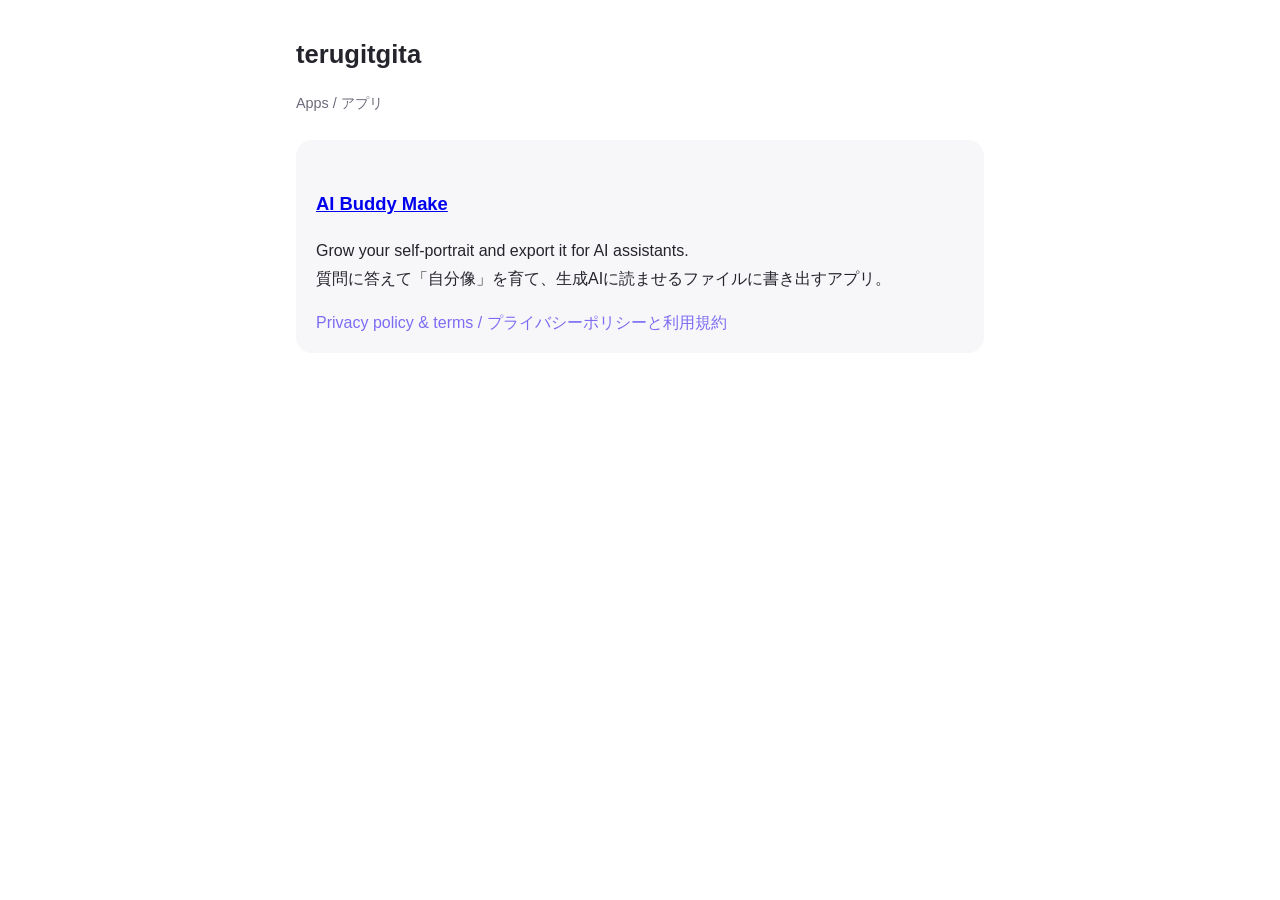
<file: index.html>
<!doctype html>
<html lang="en"><head><meta charset="utf-8"><meta name="viewport" content="width=device-width, initial-scale=1">
<title>terugitgita — apps</title><link rel="stylesheet" href="aibuddymake/style.css"></head>
<body><main>
<h1>terugitgita</h1>
<p class="meta">Apps / アプリ</p>
<div class="card">
<h2><a href="aibuddymake/">AI Buddy Make</a></h2>
<p>Grow your self-portrait and export it for AI assistants.<br>質問に答えて「自分像」を育て、生成AIに読ませるファイルに書き出すアプリ。</p>
<nav><a href="aibuddymake/">Privacy policy &amp; terms / プライバシーポリシーと利用規約</a></nav>
</div>
</main></body></html>
</file>
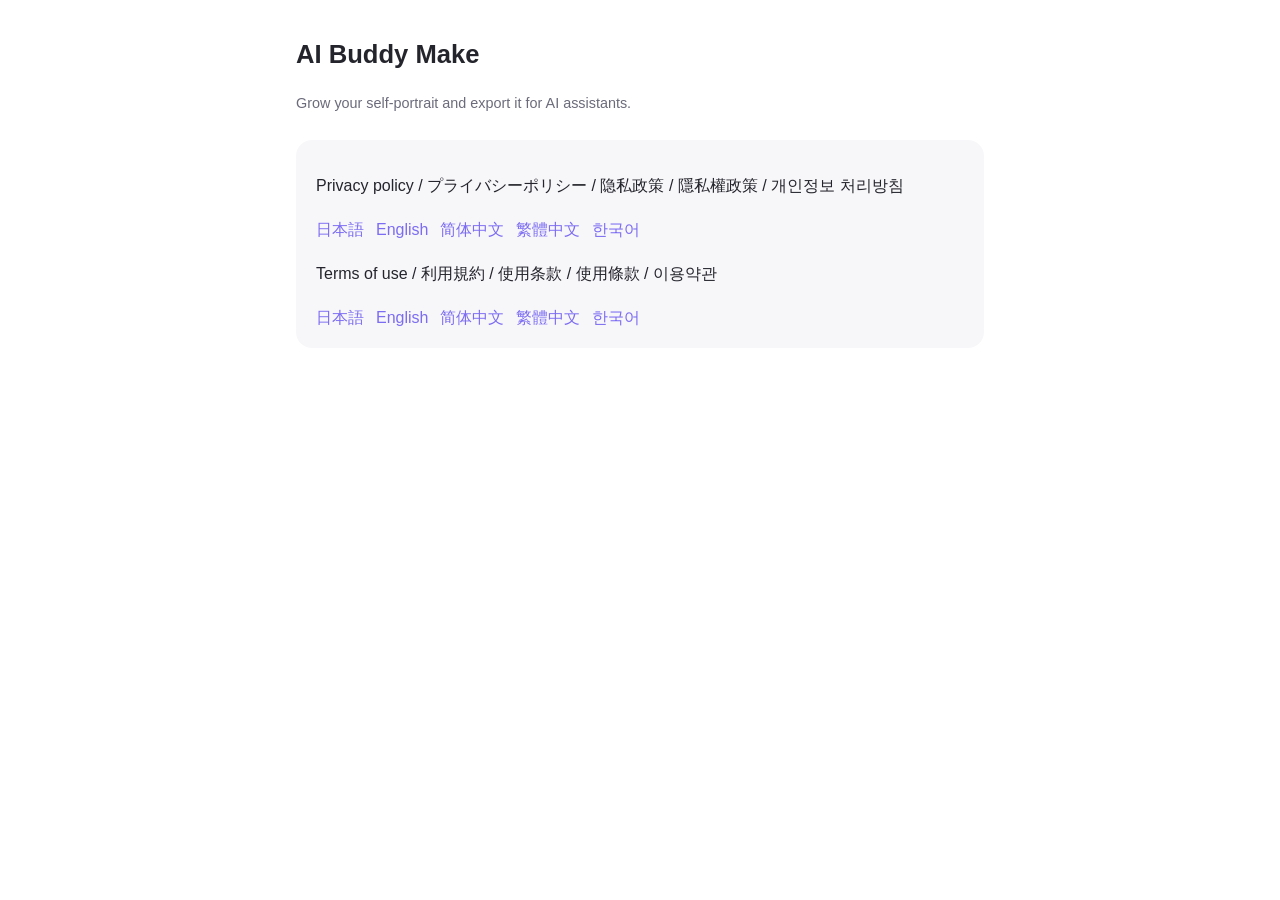
<file: aibuddymake/index.html>
<!doctype html>
<html lang="en"><head><meta charset="utf-8"><meta name="viewport" content="width=device-width, initial-scale=1">
<title>AI Buddy Make</title><link rel="stylesheet" href="style.css"></head>
<body><main>
<h1>AI Buddy Make</h1>
<p class="meta">Grow your self-portrait and export it for AI assistants.</p>
<div class="card">
<p>Privacy policy / プライバシーポリシー / 隐私政策 / 隱私權政策 / 개인정보 처리방침</p>
<nav><a href="privacy-ja.html">日本語</a><a href="privacy-en.html">English</a><a href="privacy-zh-Hans.html">简体中文</a><a href="privacy-zh-Hant.html">繁體中文</a><a href="privacy-ko.html">한국어</a></nav>
<p>Terms of use / 利用規約 / 使用条款 / 使用條款 / 이용약관</p>
<nav><a href="terms-ja.html">日本語</a><a href="terms-en.html">English</a><a href="terms-zh-Hans.html">简体中文</a><a href="terms-zh-Hant.html">繁體中文</a><a href="terms-ko.html">한국어</a></nav>
</div>
</main></body></html>
</file>
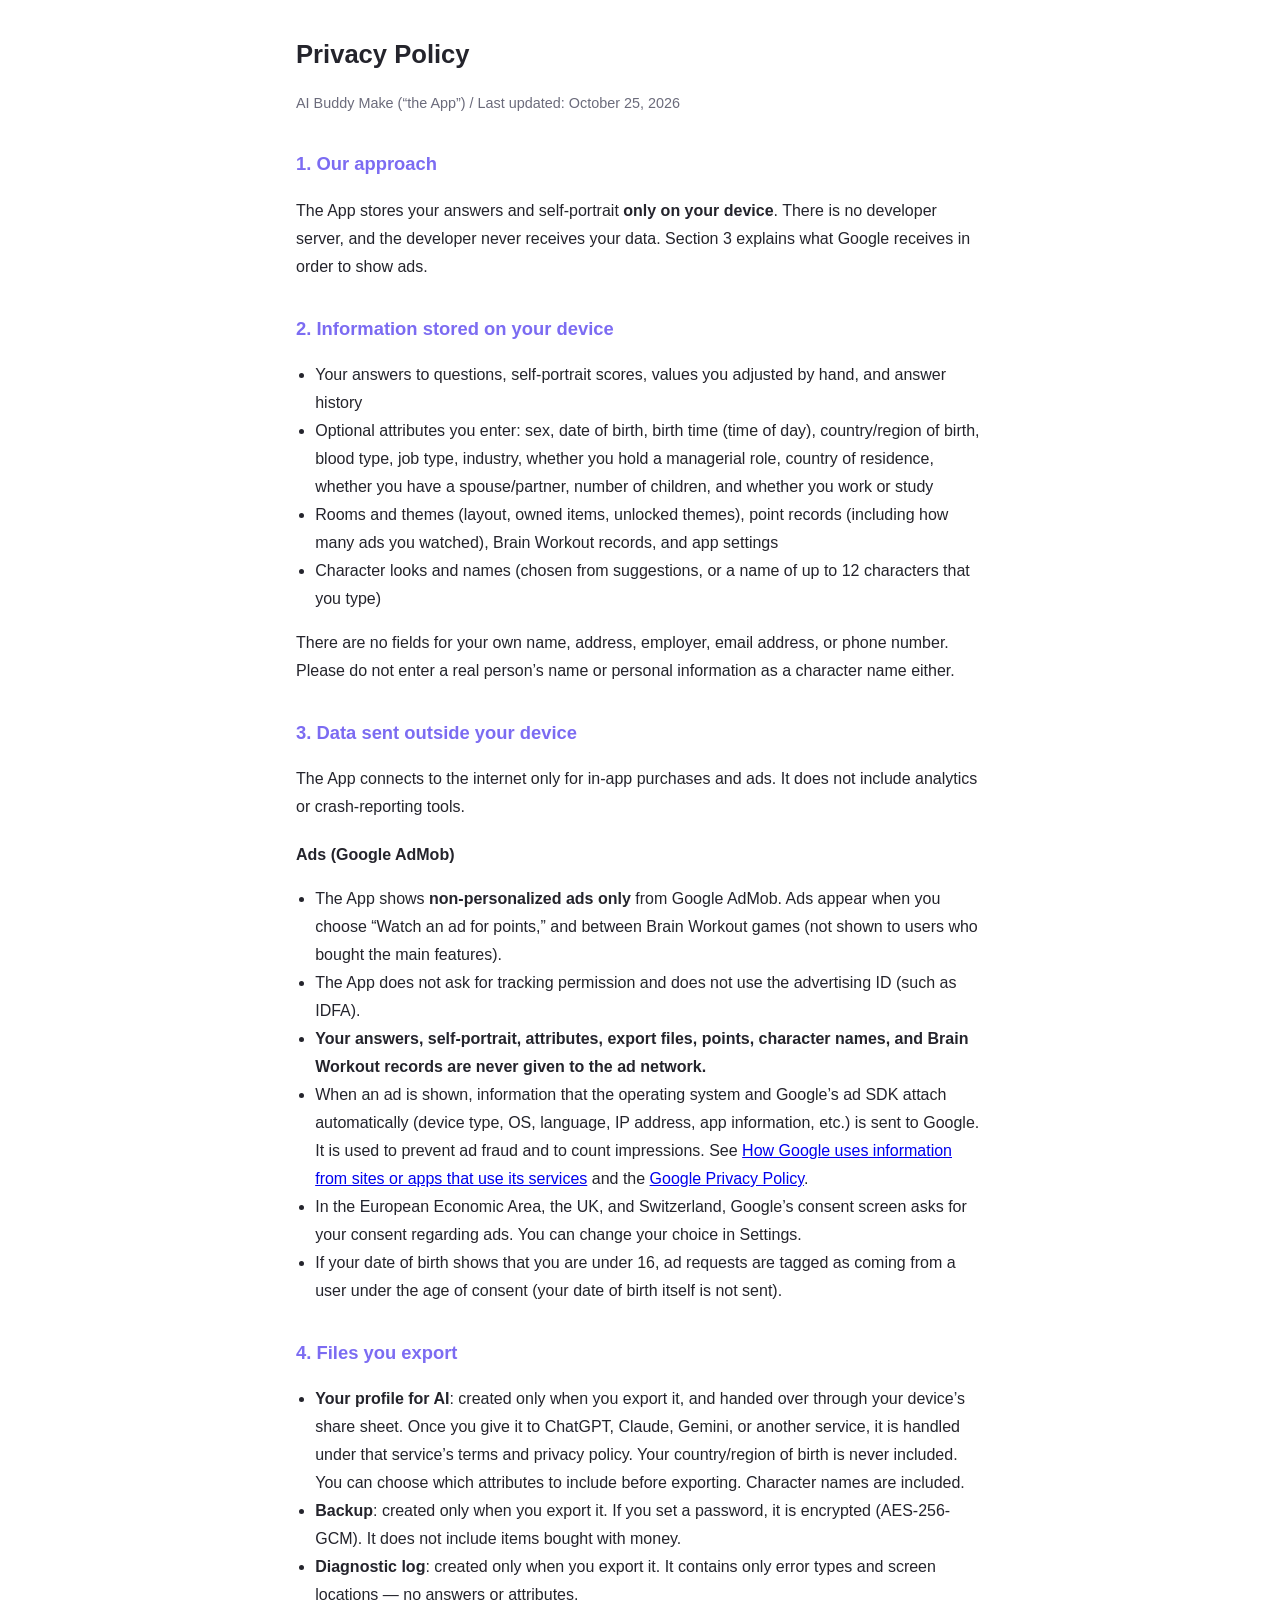
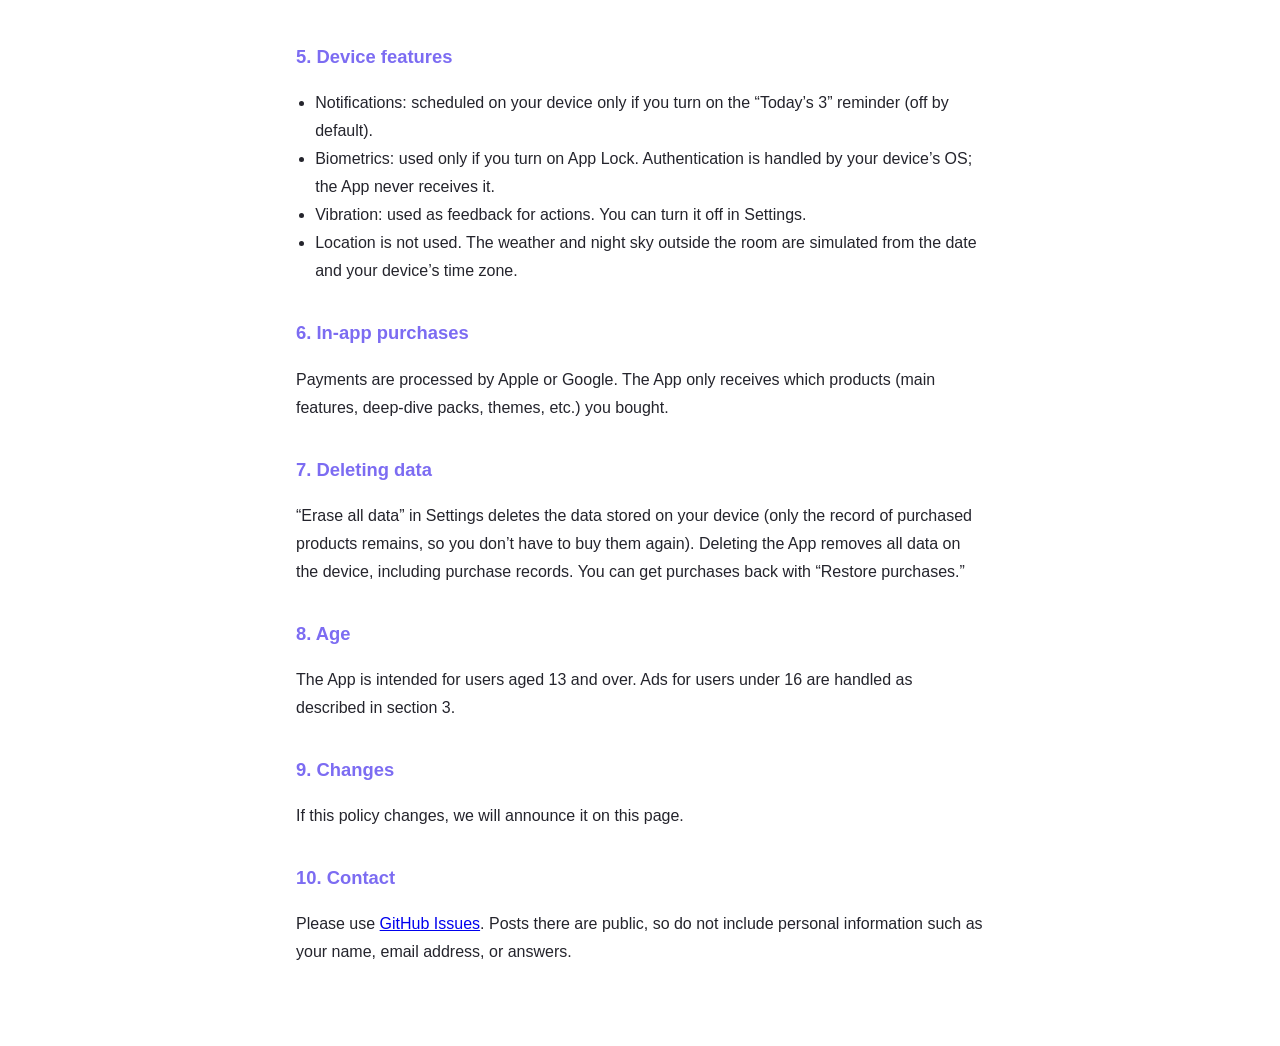
<file: aibuddymake/privacy-en.html>
<!doctype html>
<html lang="en"><head><meta charset="utf-8"><meta name="viewport" content="width=device-width, initial-scale=1">
<title>Privacy Policy — AI Buddy Make</title><link rel="stylesheet" href="style.css"></head>
<body><main>
<h1>Privacy Policy</h1>
<p class="meta">AI Buddy Make (“the App”) / Last updated: October 25, 2026</p>

<h2>1. Our approach</h2>
<p>The App stores your answers and self-portrait <strong>only on your device</strong>. There is no developer server, and the developer never receives your data. Section 3 explains what Google receives in order to show ads.</p>

<h2>2. Information stored on your device</h2>
<ul>
<li>Your answers to questions, self-portrait scores, values you adjusted by hand, and answer history</li>
<li>Optional attributes you enter: sex, date of birth, birth time (time of day), country/region of birth, blood type, job type, industry, whether you hold a managerial role, country of residence, whether you have a spouse/partner, number of children, and whether you work or study</li>
<li>Rooms and themes (layout, owned items, unlocked themes), point records (including how many ads you watched), Brain Workout records, and app settings</li>
<li>Character looks and names (chosen from suggestions, or a name of up to 12 characters that you type)</li>
</ul>
<p>There are no fields for your own name, address, employer, email address, or phone number. Please do not enter a real person’s name or personal information as a character name either.</p>

<h2>3. Data sent outside your device</h2>
<p>The App connects to the internet only for in-app purchases and ads. It does not include analytics or crash-reporting tools.</p>
<h3>Ads (Google AdMob)</h3>
<ul>
<li>The App shows <strong>non-personalized ads only</strong> from Google AdMob. Ads appear when you choose “Watch an ad for points,” and between Brain Workout games (not shown to users who bought the main features).</li>
<li>The App does not ask for tracking permission and does not use the advertising ID (such as IDFA).</li>
<li><strong>Your answers, self-portrait, attributes, export files, points, character names, and Brain Workout records are never given to the ad network.</strong></li>
<li>When an ad is shown, information that the operating system and Google’s ad SDK attach automatically (device type, OS, language, IP address, app information, etc.) is sent to Google. It is used to prevent ad fraud and to count impressions. See <a href="https://policies.google.com/technologies/partner-sites">How Google uses information from sites or apps that use its services</a> and the <a href="https://policies.google.com/privacy">Google Privacy Policy</a>.</li>
<li>In the European Economic Area, the UK, and Switzerland, Google’s consent screen asks for your consent regarding ads. You can change your choice in Settings.</li>
<li>If your date of birth shows that you are under 16, ad requests are tagged as coming from a user under the age of consent (your date of birth itself is not sent).</li>
</ul>

<h2>4. Files you export</h2>
<ul>
<li><strong>Your profile for AI</strong>: created only when you export it, and handed over through your device’s share sheet. Once you give it to ChatGPT, Claude, Gemini, or another service, it is handled under that service’s terms and privacy policy. Your country/region of birth is never included. You can choose which attributes to include before exporting. Character names are included.</li>
<li><strong>Backup</strong>: created only when you export it. If you set a password, it is encrypted (AES-256-GCM). It does not include items bought with money.</li>
<li><strong>Diagnostic log</strong>: created only when you export it. It contains only error types and screen locations — no answers or attributes.</li>
</ul>

<h2>5. Device features</h2>
<ul>
<li>Notifications: scheduled on your device only if you turn on the “Today’s 3” reminder (off by default).</li>
<li>Biometrics: used only if you turn on App Lock. Authentication is handled by your device’s OS; the App never receives it.</li>
<li>Vibration: used as feedback for actions. You can turn it off in Settings.</li>
<li>Location is not used. The weather and night sky outside the room are simulated from the date and your device’s time zone.</li>
</ul>

<h2>6. In-app purchases</h2>
<p>Payments are processed by Apple or Google. The App only receives which products (main features, deep-dive packs, themes, etc.) you bought.</p>

<h2>7. Deleting data</h2>
<p>“Erase all data” in Settings deletes the data stored on your device (only the record of purchased products remains, so you don’t have to buy them again). Deleting the App removes all data on the device, including purchase records. You can get purchases back with “Restore purchases.”</p>

<h2>8. Age</h2>
<p>The App is intended for users aged 13 and over. Ads for users under 16 are handled as described in section 3.</p>

<h2>9. Changes</h2>
<p>If this policy changes, we will announce it on this page.</p>

<h2>10. Contact</h2>
<p id="contact">Please use <a href="https://github.com/terugitgita/terugitgita.github.io/issues">GitHub Issues</a>. Posts there are public, so do not include personal information such as your name, email address, or answers.</p>
</main></body></html>
</file>
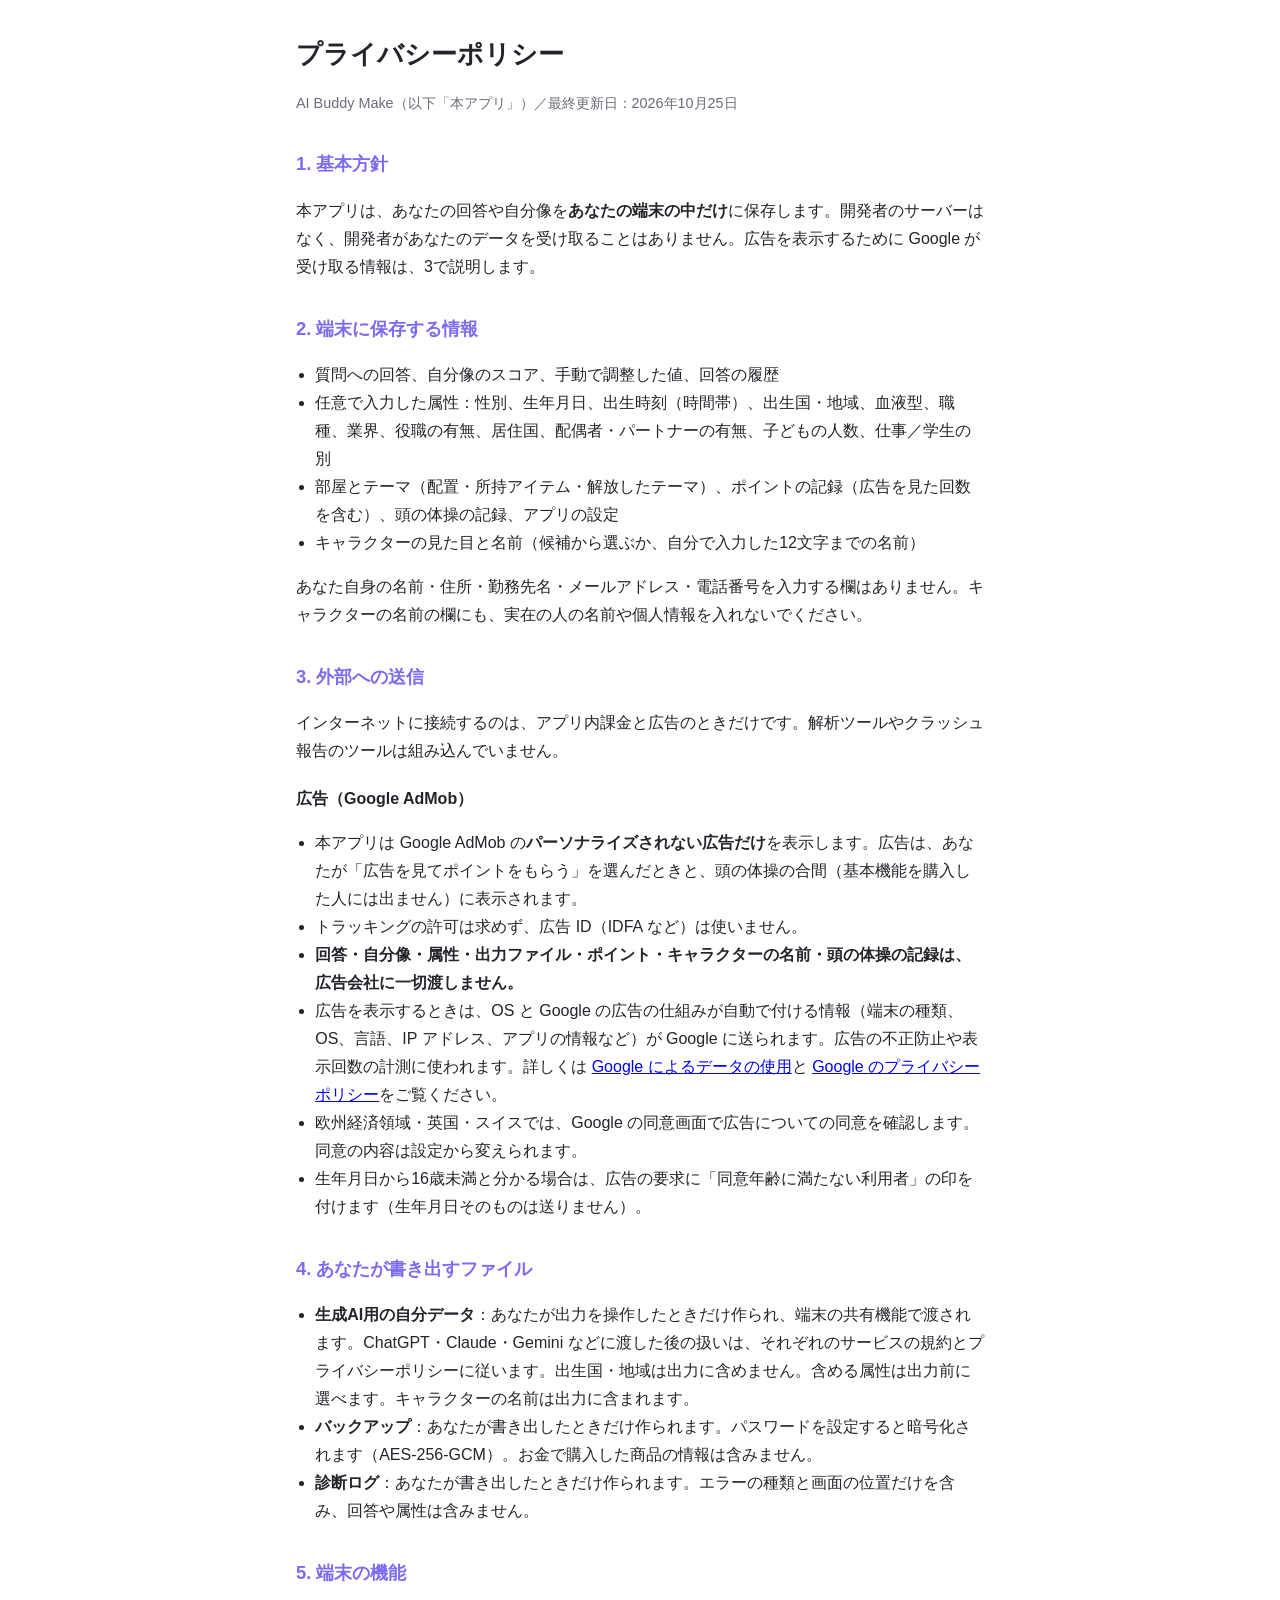
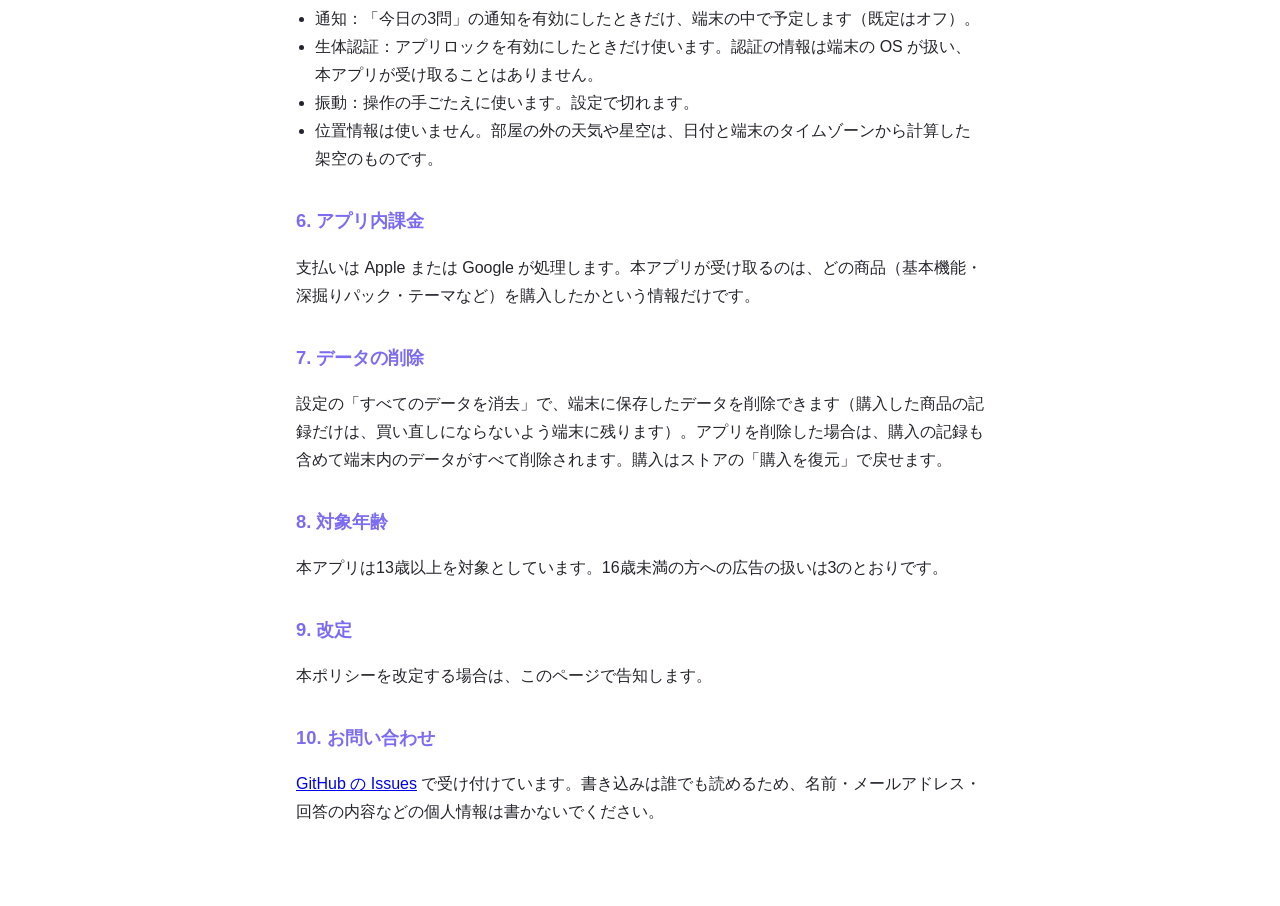
<file: aibuddymake/privacy-ja.html>
<!doctype html>
<html lang="ja"><head><meta charset="utf-8"><meta name="viewport" content="width=device-width, initial-scale=1">
<title>プライバシーポリシー — AI Buddy Make</title><link rel="stylesheet" href="style.css"></head>
<body><main>
<h1>プライバシーポリシー</h1>
<p class="meta">AI Buddy Make（以下「本アプリ」）／最終更新日：2026年10月25日</p>

<h2>1. 基本方針</h2>
<p>本アプリは、あなたの回答や自分像を<strong>あなたの端末の中だけ</strong>に保存します。開発者のサーバーはなく、開発者があなたのデータを受け取ることはありません。広告を表示するために Google が受け取る情報は、3で説明します。</p>

<h2>2. 端末に保存する情報</h2>
<ul>
<li>質問への回答、自分像のスコア、手動で調整した値、回答の履歴</li>
<li>任意で入力した属性：性別、生年月日、出生時刻（時間帯）、出生国・地域、血液型、職種、業界、役職の有無、居住国、配偶者・パートナーの有無、子どもの人数、仕事／学生の別</li>
<li>部屋とテーマ（配置・所持アイテム・解放したテーマ）、ポイントの記録（広告を見た回数を含む）、頭の体操の記録、アプリの設定</li>
<li>キャラクターの見た目と名前（候補から選ぶか、自分で入力した12文字までの名前）</li>
</ul>
<p>あなた自身の名前・住所・勤務先名・メールアドレス・電話番号を入力する欄はありません。キャラクターの名前の欄にも、実在の人の名前や個人情報を入れないでください。</p>

<h2>3. 外部への送信</h2>
<p>インターネットに接続するのは、アプリ内課金と広告のときだけです。解析ツールやクラッシュ報告のツールは組み込んでいません。</p>
<h3>広告（Google AdMob）</h3>
<ul>
<li>本アプリは Google AdMob の<strong>パーソナライズされない広告だけ</strong>を表示します。広告は、あなたが「広告を見てポイントをもらう」を選んだときと、頭の体操の合間（基本機能を購入した人には出ません）に表示されます。</li>
<li>トラッキングの許可は求めず、広告 ID（IDFA など）は使いません。</li>
<li><strong>回答・自分像・属性・出力ファイル・ポイント・キャラクターの名前・頭の体操の記録は、広告会社に一切渡しません。</strong></li>
<li>広告を表示するときは、OS と Google の広告の仕組みが自動で付ける情報（端末の種類、OS、言語、IP アドレス、アプリの情報など）が Google に送られます。広告の不正防止や表示回数の計測に使われます。詳しくは <a href="https://policies.google.com/technologies/partner-sites?hl=ja">Google によるデータの使用</a>と <a href="https://policies.google.com/privacy?hl=ja">Google のプライバシーポリシー</a>をご覧ください。</li>
<li>欧州経済領域・英国・スイスでは、Google の同意画面で広告についての同意を確認します。同意の内容は設定から変えられます。</li>
<li>生年月日から16歳未満と分かる場合は、広告の要求に「同意年齢に満たない利用者」の印を付けます（生年月日そのものは送りません）。</li>
</ul>

<h2>4. あなたが書き出すファイル</h2>
<ul>
<li><strong>生成AI用の自分データ</strong>：あなたが出力を操作したときだけ作られ、端末の共有機能で渡されます。ChatGPT・Claude・Gemini などに渡した後の扱いは、それぞれのサービスの規約とプライバシーポリシーに従います。出生国・地域は出力に含めません。含める属性は出力前に選べます。キャラクターの名前は出力に含まれます。</li>
<li><strong>バックアップ</strong>：あなたが書き出したときだけ作られます。パスワードを設定すると暗号化されます（AES-256-GCM）。お金で購入した商品の情報は含みません。</li>
<li><strong>診断ログ</strong>：あなたが書き出したときだけ作られます。エラーの種類と画面の位置だけを含み、回答や属性は含みません。</li>
</ul>

<h2>5. 端末の機能</h2>
<ul>
<li>通知：「今日の3問」の通知を有効にしたときだけ、端末の中で予定します（既定はオフ）。</li>
<li>生体認証：アプリロックを有効にしたときだけ使います。認証の情報は端末の OS が扱い、本アプリが受け取ることはありません。</li>
<li>振動：操作の手ごたえに使います。設定で切れます。</li>
<li>位置情報は使いません。部屋の外の天気や星空は、日付と端末のタイムゾーンから計算した架空のものです。</li>
</ul>

<h2>6. アプリ内課金</h2>
<p>支払いは Apple または Google が処理します。本アプリが受け取るのは、どの商品（基本機能・深掘りパック・テーマなど）を購入したかという情報だけです。</p>

<h2>7. データの削除</h2>
<p>設定の「すべてのデータを消去」で、端末に保存したデータを削除できます（購入した商品の記録だけは、買い直しにならないよう端末に残ります）。アプリを削除した場合は、購入の記録も含めて端末内のデータがすべて削除されます。購入はストアの「購入を復元」で戻せます。</p>

<h2>8. 対象年齢</h2>
<p>本アプリは13歳以上を対象としています。16歳未満の方への広告の扱いは3のとおりです。</p>

<h2>9. 改定</h2>
<p>本ポリシーを改定する場合は、このページで告知します。</p>

<h2>10. お問い合わせ</h2>
<p id="contact"><a href="https://github.com/terugitgita/terugitgita.github.io/issues">GitHub の Issues</a> で受け付けています。書き込みは誰でも読めるため、名前・メールアドレス・回答の内容などの個人情報は書かないでください。</p>
</main></body></html>
</file>
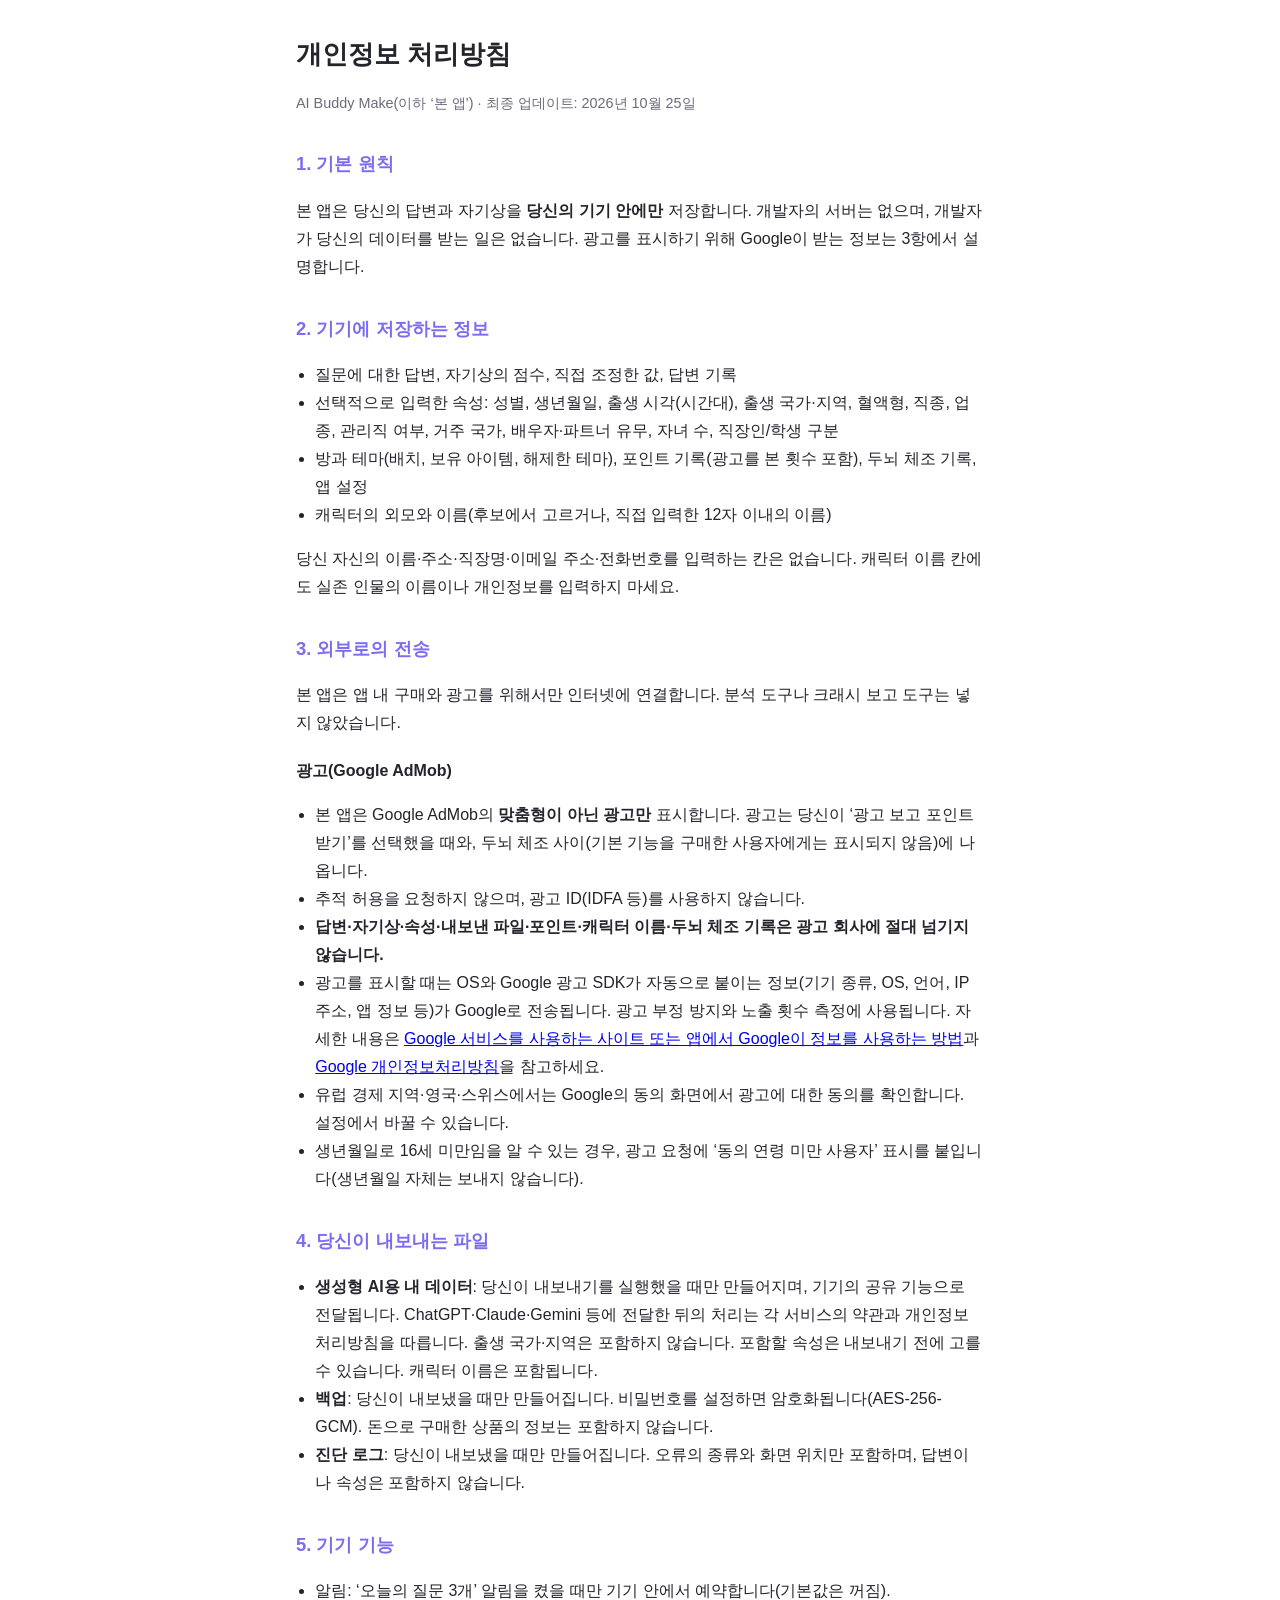
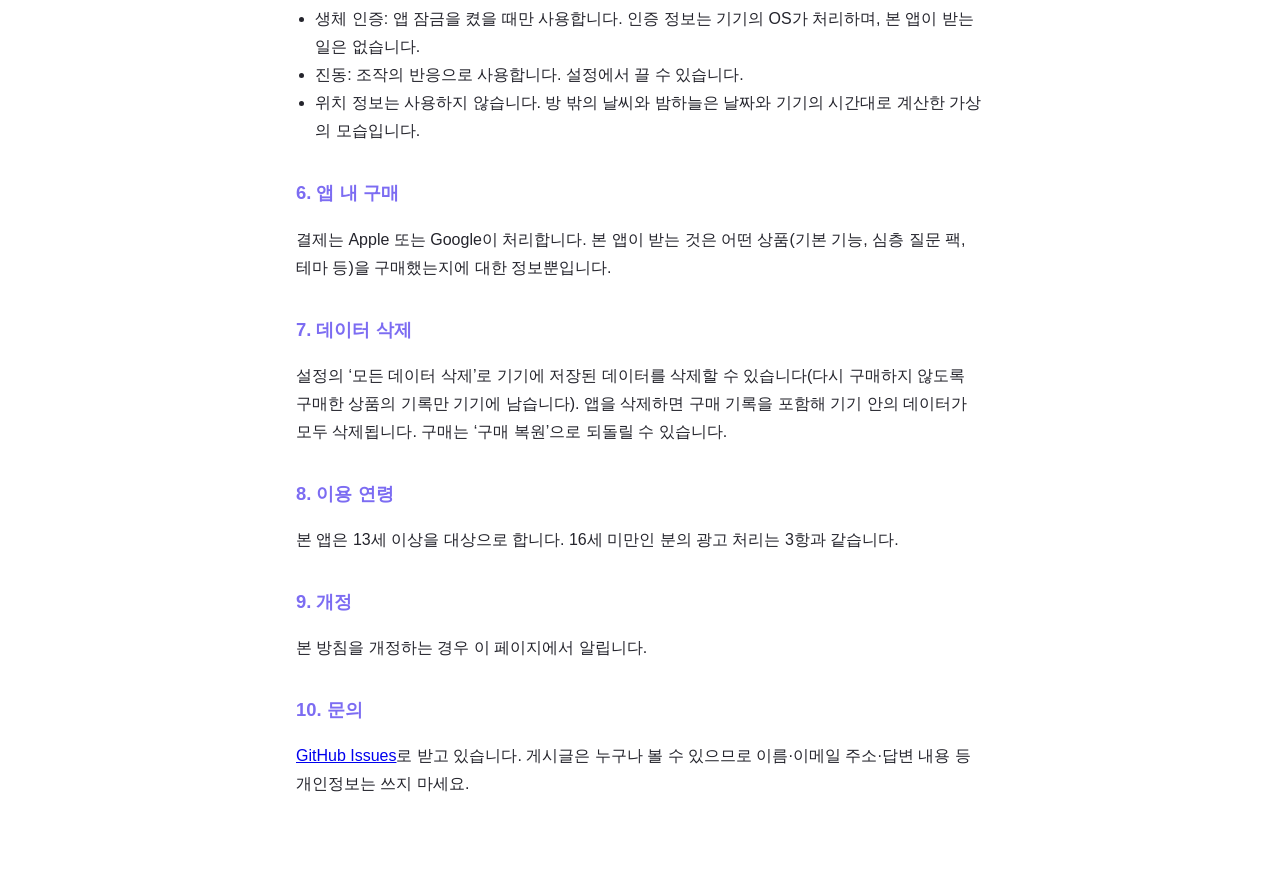
<file: aibuddymake/privacy-ko.html>
<!doctype html>
<html lang="ko"><head><meta charset="utf-8"><meta name="viewport" content="width=device-width, initial-scale=1">
<title>개인정보 처리방침 — AI Buddy Make</title><link rel="stylesheet" href="style.css"></head>
<body><main>
<h1>개인정보 처리방침</h1>
<p class="meta">AI Buddy Make(이하 ‘본 앱’) · 최종 업데이트: 2026년 10월 25일</p>

<h2>1. 기본 원칙</h2>
<p>본 앱은 당신의 답변과 자기상을 <strong>당신의 기기 안에만</strong> 저장합니다. 개발자의 서버는 없으며, 개발자가 당신의 데이터를 받는 일은 없습니다. 광고를 표시하기 위해 Google이 받는 정보는 3항에서 설명합니다.</p>

<h2>2. 기기에 저장하는 정보</h2>
<ul>
<li>질문에 대한 답변, 자기상의 점수, 직접 조정한 값, 답변 기록</li>
<li>선택적으로 입력한 속성: 성별, 생년월일, 출생 시각(시간대), 출생 국가·지역, 혈액형, 직종, 업종, 관리직 여부, 거주 국가, 배우자·파트너 유무, 자녀 수, 직장인/학생 구분</li>
<li>방과 테마(배치, 보유 아이템, 해제한 테마), 포인트 기록(광고를 본 횟수 포함), 두뇌 체조 기록, 앱 설정</li>
<li>캐릭터의 외모와 이름(후보에서 고르거나, 직접 입력한 12자 이내의 이름)</li>
</ul>
<p>당신 자신의 이름·주소·직장명·이메일 주소·전화번호를 입력하는 칸은 없습니다. 캐릭터 이름 칸에도 실존 인물의 이름이나 개인정보를 입력하지 마세요.</p>

<h2>3. 외부로의 전송</h2>
<p>본 앱은 앱 내 구매와 광고를 위해서만 인터넷에 연결합니다. 분석 도구나 크래시 보고 도구는 넣지 않았습니다.</p>
<h3>광고(Google AdMob)</h3>
<ul>
<li>본 앱은 Google AdMob의 <strong>맞춤형이 아닌 광고만</strong> 표시합니다. 광고는 당신이 ‘광고 보고 포인트 받기’를 선택했을 때와, 두뇌 체조 사이(기본 기능을 구매한 사용자에게는 표시되지 않음)에 나옵니다.</li>
<li>추적 허용을 요청하지 않으며, 광고 ID(IDFA 등)를 사용하지 않습니다.</li>
<li><strong>답변·자기상·속성·내보낸 파일·포인트·캐릭터 이름·두뇌 체조 기록은 광고 회사에 절대 넘기지 않습니다.</strong></li>
<li>광고를 표시할 때는 OS와 Google 광고 SDK가 자동으로 붙이는 정보(기기 종류, OS, 언어, IP 주소, 앱 정보 등)가 Google로 전송됩니다. 광고 부정 방지와 노출 횟수 측정에 사용됩니다. 자세한 내용은 <a href="https://policies.google.com/technologies/partner-sites?hl=ko">Google 서비스를 사용하는 사이트 또는 앱에서 Google이 정보를 사용하는 방법</a>과 <a href="https://policies.google.com/privacy?hl=ko">Google 개인정보처리방침</a>을 참고하세요.</li>
<li>유럽 경제 지역·영국·스위스에서는 Google의 동의 화면에서 광고에 대한 동의를 확인합니다. 설정에서 바꿀 수 있습니다.</li>
<li>생년월일로 16세 미만임을 알 수 있는 경우, 광고 요청에 ‘동의 연령 미만 사용자’ 표시를 붙입니다(생년월일 자체는 보내지 않습니다).</li>
</ul>

<h2>4. 당신이 내보내는 파일</h2>
<ul>
<li><strong>생성형 AI용 내 데이터</strong>: 당신이 내보내기를 실행했을 때만 만들어지며, 기기의 공유 기능으로 전달됩니다. ChatGPT·Claude·Gemini 등에 전달한 뒤의 처리는 각 서비스의 약관과 개인정보 처리방침을 따릅니다. 출생 국가·지역은 포함하지 않습니다. 포함할 속성은 내보내기 전에 고를 수 있습니다. 캐릭터 이름은 포함됩니다.</li>
<li><strong>백업</strong>: 당신이 내보냈을 때만 만들어집니다. 비밀번호를 설정하면 암호화됩니다(AES-256-GCM). 돈으로 구매한 상품의 정보는 포함하지 않습니다.</li>
<li><strong>진단 로그</strong>: 당신이 내보냈을 때만 만들어집니다. 오류의 종류와 화면 위치만 포함하며, 답변이나 속성은 포함하지 않습니다.</li>
</ul>

<h2>5. 기기 기능</h2>
<ul>
<li>알림: ‘오늘의 질문 3개’ 알림을 켰을 때만 기기 안에서 예약합니다(기본값은 꺼짐).</li>
<li>생체 인증: 앱 잠금을 켰을 때만 사용합니다. 인증 정보는 기기의 OS가 처리하며, 본 앱이 받는 일은 없습니다.</li>
<li>진동: 조작의 반응으로 사용합니다. 설정에서 끌 수 있습니다.</li>
<li>위치 정보는 사용하지 않습니다. 방 밖의 날씨와 밤하늘은 날짜와 기기의 시간대로 계산한 가상의 모습입니다.</li>
</ul>

<h2>6. 앱 내 구매</h2>
<p>결제는 Apple 또는 Google이 처리합니다. 본 앱이 받는 것은 어떤 상품(기본 기능, 심층 질문 팩, 테마 등)을 구매했는지에 대한 정보뿐입니다.</p>

<h2>7. 데이터 삭제</h2>
<p>설정의 ‘모든 데이터 삭제’로 기기에 저장된 데이터를 삭제할 수 있습니다(다시 구매하지 않도록 구매한 상품의 기록만 기기에 남습니다). 앱을 삭제하면 구매 기록을 포함해 기기 안의 데이터가 모두 삭제됩니다. 구매는 ‘구매 복원’으로 되돌릴 수 있습니다.</p>

<h2>8. 이용 연령</h2>
<p>본 앱은 13세 이상을 대상으로 합니다. 16세 미만인 분의 광고 처리는 3항과 같습니다.</p>

<h2>9. 개정</h2>
<p>본 방침을 개정하는 경우 이 페이지에서 알립니다.</p>

<h2>10. 문의</h2>
<p id="contact"><a href="https://github.com/terugitgita/terugitgita.github.io/issues">GitHub Issues</a>로 받고 있습니다. 게시글은 누구나 볼 수 있으므로 이름·이메일 주소·답변 내용 등 개인정보는 쓰지 마세요.</p>
</main></body></html>
</file>
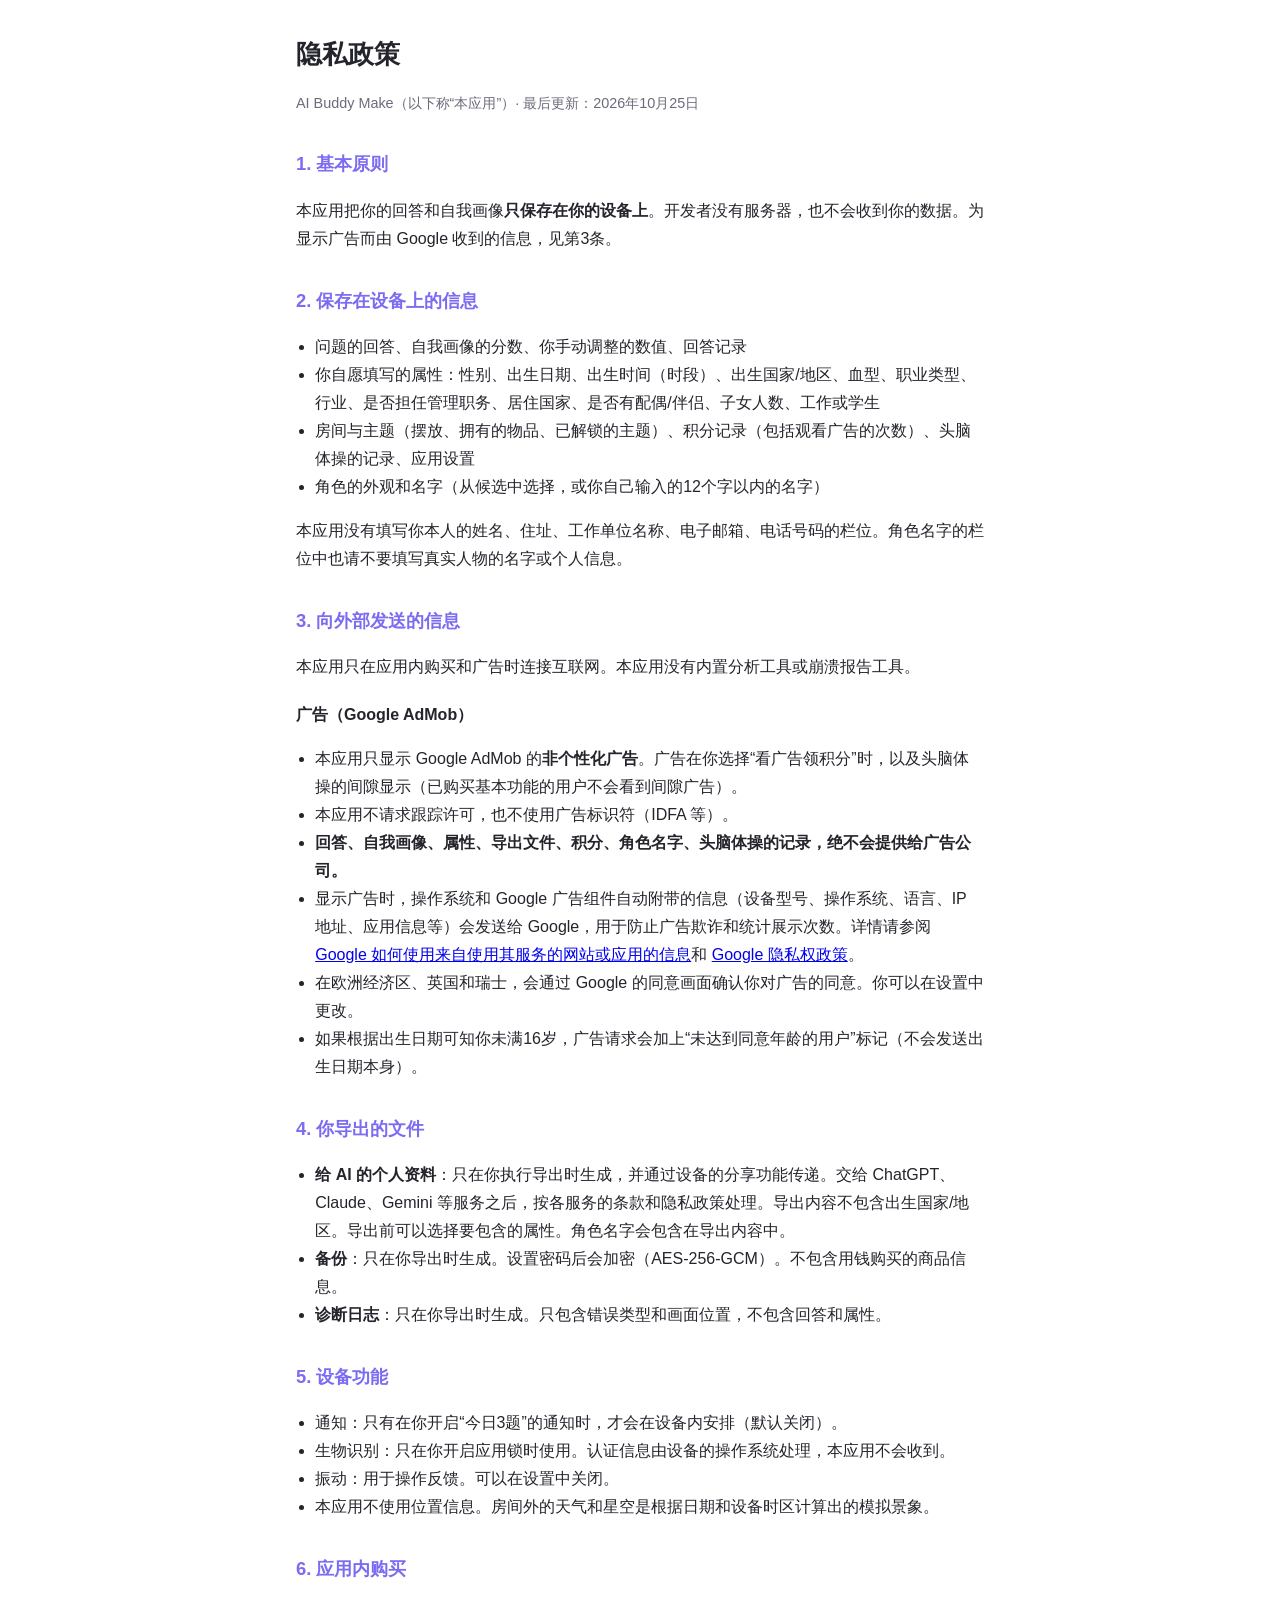
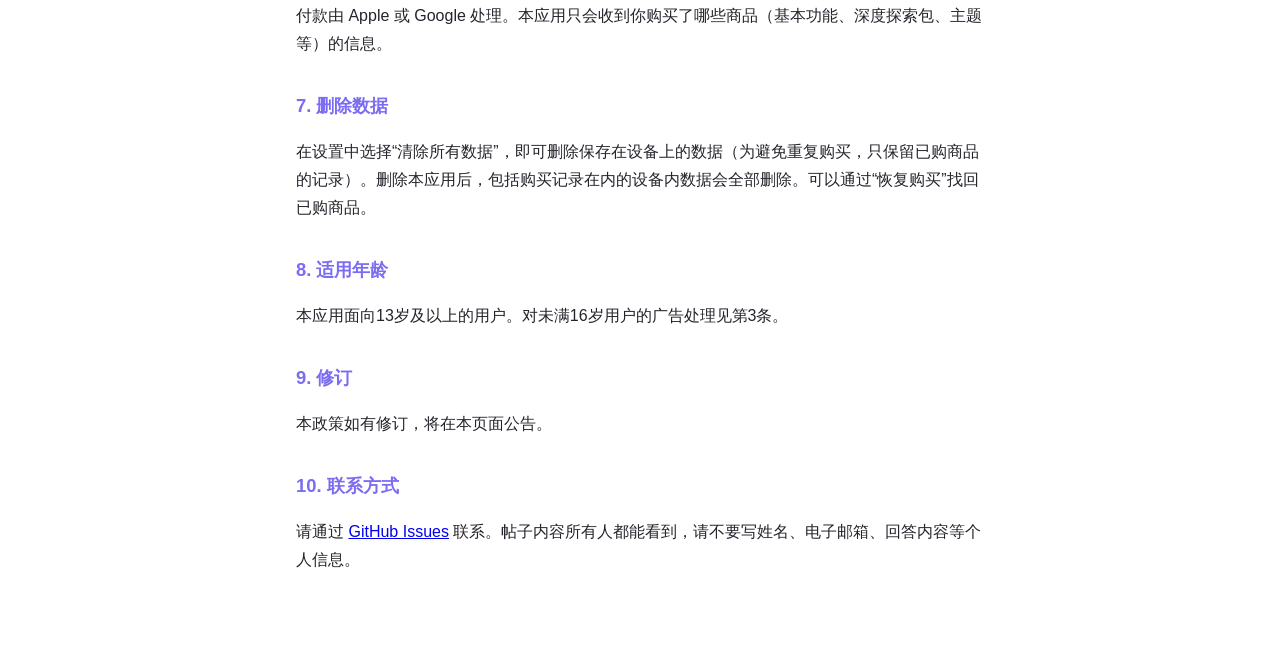
<file: aibuddymake/privacy-zh-Hans.html>
<!doctype html>
<html lang="zh-Hans"><head><meta charset="utf-8"><meta name="viewport" content="width=device-width, initial-scale=1">
<title>隐私政策 — AI Buddy Make</title><link rel="stylesheet" href="style.css"></head>
<body><main>
<h1>隐私政策</h1>
<p class="meta">AI Buddy Make（以下称“本应用”）· 最后更新：2026年10月25日</p>

<h2>1. 基本原则</h2>
<p>本应用把你的回答和自我画像<strong>只保存在你的设备上</strong>。开发者没有服务器，也不会收到你的数据。为显示广告而由 Google 收到的信息，见第3条。</p>

<h2>2. 保存在设备上的信息</h2>
<ul>
<li>问题的回答、自我画像的分数、你手动调整的数值、回答记录</li>
<li>你自愿填写的属性：性别、出生日期、出生时间（时段）、出生国家/地区、血型、职业类型、行业、是否担任管理职务、居住国家、是否有配偶/伴侣、子女人数、工作或学生</li>
<li>房间与主题（摆放、拥有的物品、已解锁的主题）、积分记录（包括观看广告的次数）、头脑体操的记录、应用设置</li>
<li>角色的外观和名字（从候选中选择，或你自己输入的12个字以内的名字）</li>
</ul>
<p>本应用没有填写你本人的姓名、住址、工作单位名称、电子邮箱、电话号码的栏位。角色名字的栏位中也请不要填写真实人物的名字或个人信息。</p>

<h2>3. 向外部发送的信息</h2>
<p>本应用只在应用内购买和广告时连接互联网。本应用没有内置分析工具或崩溃报告工具。</p>
<h3>广告（Google AdMob）</h3>
<ul>
<li>本应用只显示 Google AdMob 的<strong>非个性化广告</strong>。广告在你选择“看广告领积分”时，以及头脑体操的间隙显示（已购买基本功能的用户不会看到间隙广告）。</li>
<li>本应用不请求跟踪许可，也不使用广告标识符（IDFA 等）。</li>
<li><strong>回答、自我画像、属性、导出文件、积分、角色名字、头脑体操的记录，绝不会提供给广告公司。</strong></li>
<li>显示广告时，操作系统和 Google 广告组件自动附带的信息（设备型号、操作系统、语言、IP 地址、应用信息等）会发送给 Google，用于防止广告欺诈和统计展示次数。详情请参阅 <a href="https://policies.google.com/technologies/partner-sites?hl=zh-CN">Google 如何使用来自使用其服务的网站或应用的信息</a>和 <a href="https://policies.google.com/privacy?hl=zh-CN">Google 隐私权政策</a>。</li>
<li>在欧洲经济区、英国和瑞士，会通过 Google 的同意画面确认你对广告的同意。你可以在设置中更改。</li>
<li>如果根据出生日期可知你未满16岁，广告请求会加上“未达到同意年龄的用户”标记（不会发送出生日期本身）。</li>
</ul>

<h2>4. 你导出的文件</h2>
<ul>
<li><strong>给 AI 的个人资料</strong>：只在你执行导出时生成，并通过设备的分享功能传递。交给 ChatGPT、Claude、Gemini 等服务之后，按各服务的条款和隐私政策处理。导出内容不包含出生国家/地区。导出前可以选择要包含的属性。角色名字会包含在导出内容中。</li>
<li><strong>备份</strong>：只在你导出时生成。设置密码后会加密（AES-256-GCM）。不包含用钱购买的商品信息。</li>
<li><strong>诊断日志</strong>：只在你导出时生成。只包含错误类型和画面位置，不包含回答和属性。</li>
</ul>

<h2>5. 设备功能</h2>
<ul>
<li>通知：只有在你开启“今日3题”的通知时，才会在设备内安排（默认关闭）。</li>
<li>生物识别：只在你开启应用锁时使用。认证信息由设备的操作系统处理，本应用不会收到。</li>
<li>振动：用于操作反馈。可以在设置中关闭。</li>
<li>本应用不使用位置信息。房间外的天气和星空是根据日期和设备时区计算出的模拟景象。</li>
</ul>

<h2>6. 应用内购买</h2>
<p>付款由 Apple 或 Google 处理。本应用只会收到你购买了哪些商品（基本功能、深度探索包、主题等）的信息。</p>

<h2>7. 删除数据</h2>
<p>在设置中选择“清除所有数据”，即可删除保存在设备上的数据（为避免重复购买，只保留已购商品的记录）。删除本应用后，包括购买记录在内的设备内数据会全部删除。可以通过“恢复购买”找回已购商品。</p>

<h2>8. 适用年龄</h2>
<p>本应用面向13岁及以上的用户。对未满16岁用户的广告处理见第3条。</p>

<h2>9. 修订</h2>
<p>本政策如有修订，将在本页面公告。</p>

<h2>10. 联系方式</h2>
<p id="contact">请通过 <a href="https://github.com/terugitgita/terugitgita.github.io/issues">GitHub Issues</a> 联系。帖子内容所有人都能看到，请不要写姓名、电子邮箱、回答内容等个人信息。</p>
</main></body></html>
</file>
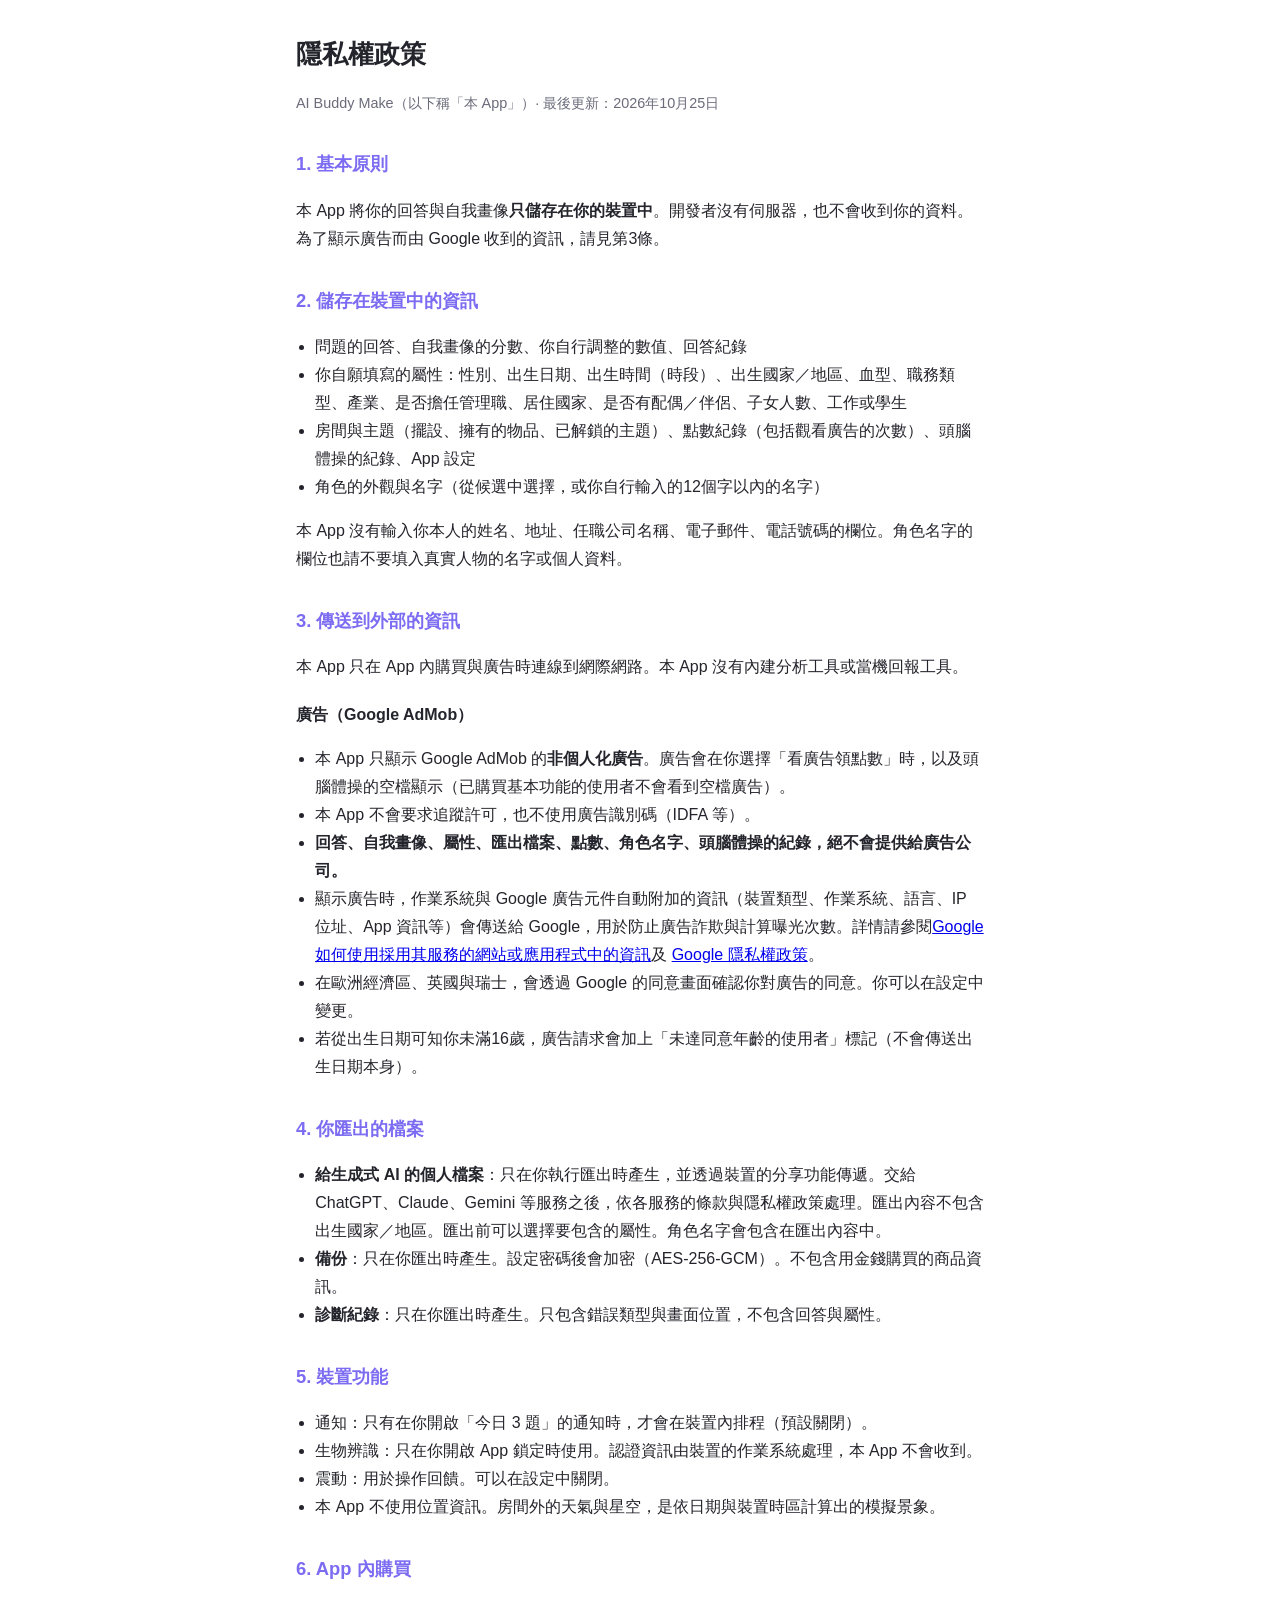
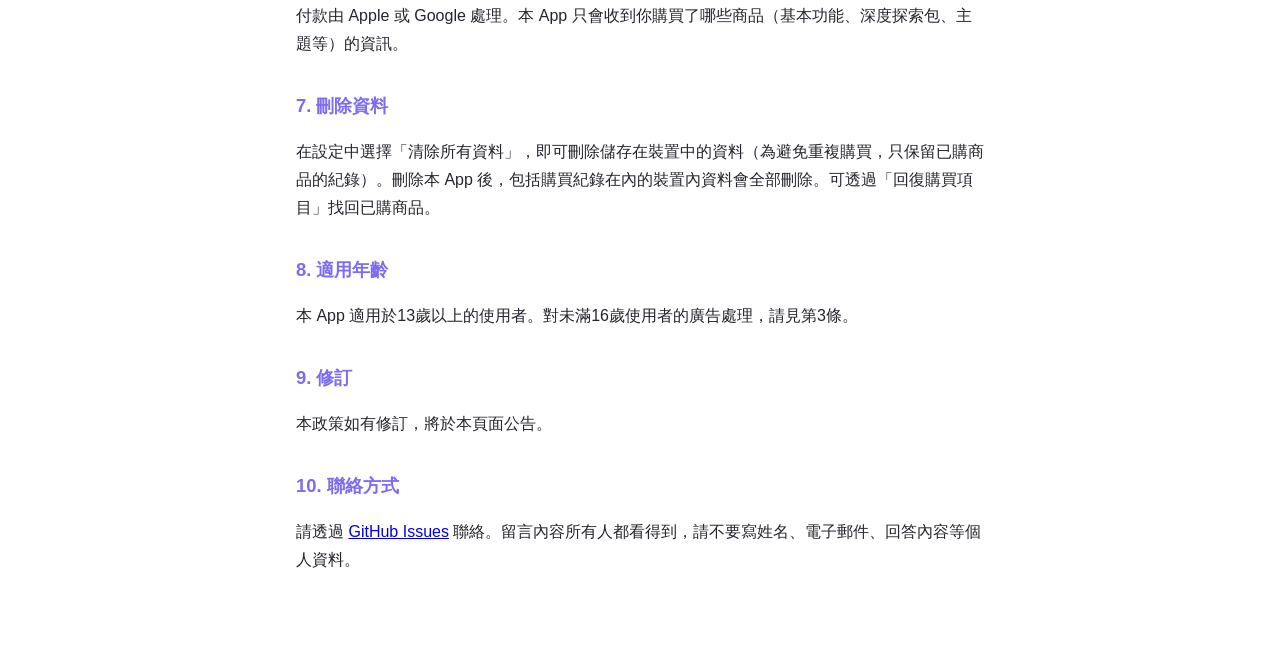
<file: aibuddymake/privacy-zh-Hant.html>
<!doctype html>
<html lang="zh-Hant-TW"><head><meta charset="utf-8"><meta name="viewport" content="width=device-width, initial-scale=1">
<title>隱私權政策 — AI Buddy Make</title><link rel="stylesheet" href="style.css"></head>
<body><main>
<h1>隱私權政策</h1>
<p class="meta">AI Buddy Make（以下稱「本 App」）· 最後更新：2026年10月25日</p>

<h2>1. 基本原則</h2>
<p>本 App 將你的回答與自我畫像<strong>只儲存在你的裝置中</strong>。開發者沒有伺服器，也不會收到你的資料。為了顯示廣告而由 Google 收到的資訊，請見第3條。</p>

<h2>2. 儲存在裝置中的資訊</h2>
<ul>
<li>問題的回答、自我畫像的分數、你自行調整的數值、回答紀錄</li>
<li>你自願填寫的屬性：性別、出生日期、出生時間（時段）、出生國家／地區、血型、職務類型、產業、是否擔任管理職、居住國家、是否有配偶／伴侶、子女人數、工作或學生</li>
<li>房間與主題（擺設、擁有的物品、已解鎖的主題）、點數紀錄（包括觀看廣告的次數）、頭腦體操的紀錄、App 設定</li>
<li>角色的外觀與名字（從候選中選擇，或你自行輸入的12個字以內的名字）</li>
</ul>
<p>本 App 沒有輸入你本人的姓名、地址、任職公司名稱、電子郵件、電話號碼的欄位。角色名字的欄位也請不要填入真實人物的名字或個人資料。</p>

<h2>3. 傳送到外部的資訊</h2>
<p>本 App 只在 App 內購買與廣告時連線到網際網路。本 App 沒有內建分析工具或當機回報工具。</p>
<h3>廣告（Google AdMob）</h3>
<ul>
<li>本 App 只顯示 Google AdMob 的<strong>非個人化廣告</strong>。廣告會在你選擇「看廣告領點數」時，以及頭腦體操的空檔顯示（已購買基本功能的使用者不會看到空檔廣告）。</li>
<li>本 App 不會要求追蹤許可，也不使用廣告識別碼（IDFA 等）。</li>
<li><strong>回答、自我畫像、屬性、匯出檔案、點數、角色名字、頭腦體操的紀錄，絕不會提供給廣告公司。</strong></li>
<li>顯示廣告時，作業系統與 Google 廣告元件自動附加的資訊（裝置類型、作業系統、語言、IP 位址、App 資訊等）會傳送給 Google，用於防止廣告詐欺與計算曝光次數。詳情請參閱<a href="https://policies.google.com/technologies/partner-sites?hl=zh-TW">Google 如何使用採用其服務的網站或應用程式中的資訊</a>及 <a href="https://policies.google.com/privacy?hl=zh-TW">Google 隱私權政策</a>。</li>
<li>在歐洲經濟區、英國與瑞士，會透過 Google 的同意畫面確認你對廣告的同意。你可以在設定中變更。</li>
<li>若從出生日期可知你未滿16歲，廣告請求會加上「未達同意年齡的使用者」標記（不會傳送出生日期本身）。</li>
</ul>

<h2>4. 你匯出的檔案</h2>
<ul>
<li><strong>給生成式 AI 的個人檔案</strong>：只在你執行匯出時產生，並透過裝置的分享功能傳遞。交給 ChatGPT、Claude、Gemini 等服務之後，依各服務的條款與隱私權政策處理。匯出內容不包含出生國家／地區。匯出前可以選擇要包含的屬性。角色名字會包含在匯出內容中。</li>
<li><strong>備份</strong>：只在你匯出時產生。設定密碼後會加密（AES-256-GCM）。不包含用金錢購買的商品資訊。</li>
<li><strong>診斷紀錄</strong>：只在你匯出時產生。只包含錯誤類型與畫面位置，不包含回答與屬性。</li>
</ul>

<h2>5. 裝置功能</h2>
<ul>
<li>通知：只有在你開啟「今日 3 題」的通知時，才會在裝置內排程（預設關閉）。</li>
<li>生物辨識：只在你開啟 App 鎖定時使用。認證資訊由裝置的作業系統處理，本 App 不會收到。</li>
<li>震動：用於操作回饋。可以在設定中關閉。</li>
<li>本 App 不使用位置資訊。房間外的天氣與星空，是依日期與裝置時區計算出的模擬景象。</li>
</ul>

<h2>6. App 內購買</h2>
<p>付款由 Apple 或 Google 處理。本 App 只會收到你購買了哪些商品（基本功能、深度探索包、主題等）的資訊。</p>

<h2>7. 刪除資料</h2>
<p>在設定中選擇「清除所有資料」，即可刪除儲存在裝置中的資料（為避免重複購買，只保留已購商品的紀錄）。刪除本 App 後，包括購買紀錄在內的裝置內資料會全部刪除。可透過「回復購買項目」找回已購商品。</p>

<h2>8. 適用年齡</h2>
<p>本 App 適用於13歲以上的使用者。對未滿16歲使用者的廣告處理，請見第3條。</p>

<h2>9. 修訂</h2>
<p>本政策如有修訂，將於本頁面公告。</p>

<h2>10. 聯絡方式</h2>
<p id="contact">請透過 <a href="https://github.com/terugitgita/terugitgita.github.io/issues">GitHub Issues</a> 聯絡。留言內容所有人都看得到，請不要寫姓名、電子郵件、回答內容等個人資料。</p>
</main></body></html>
</file>
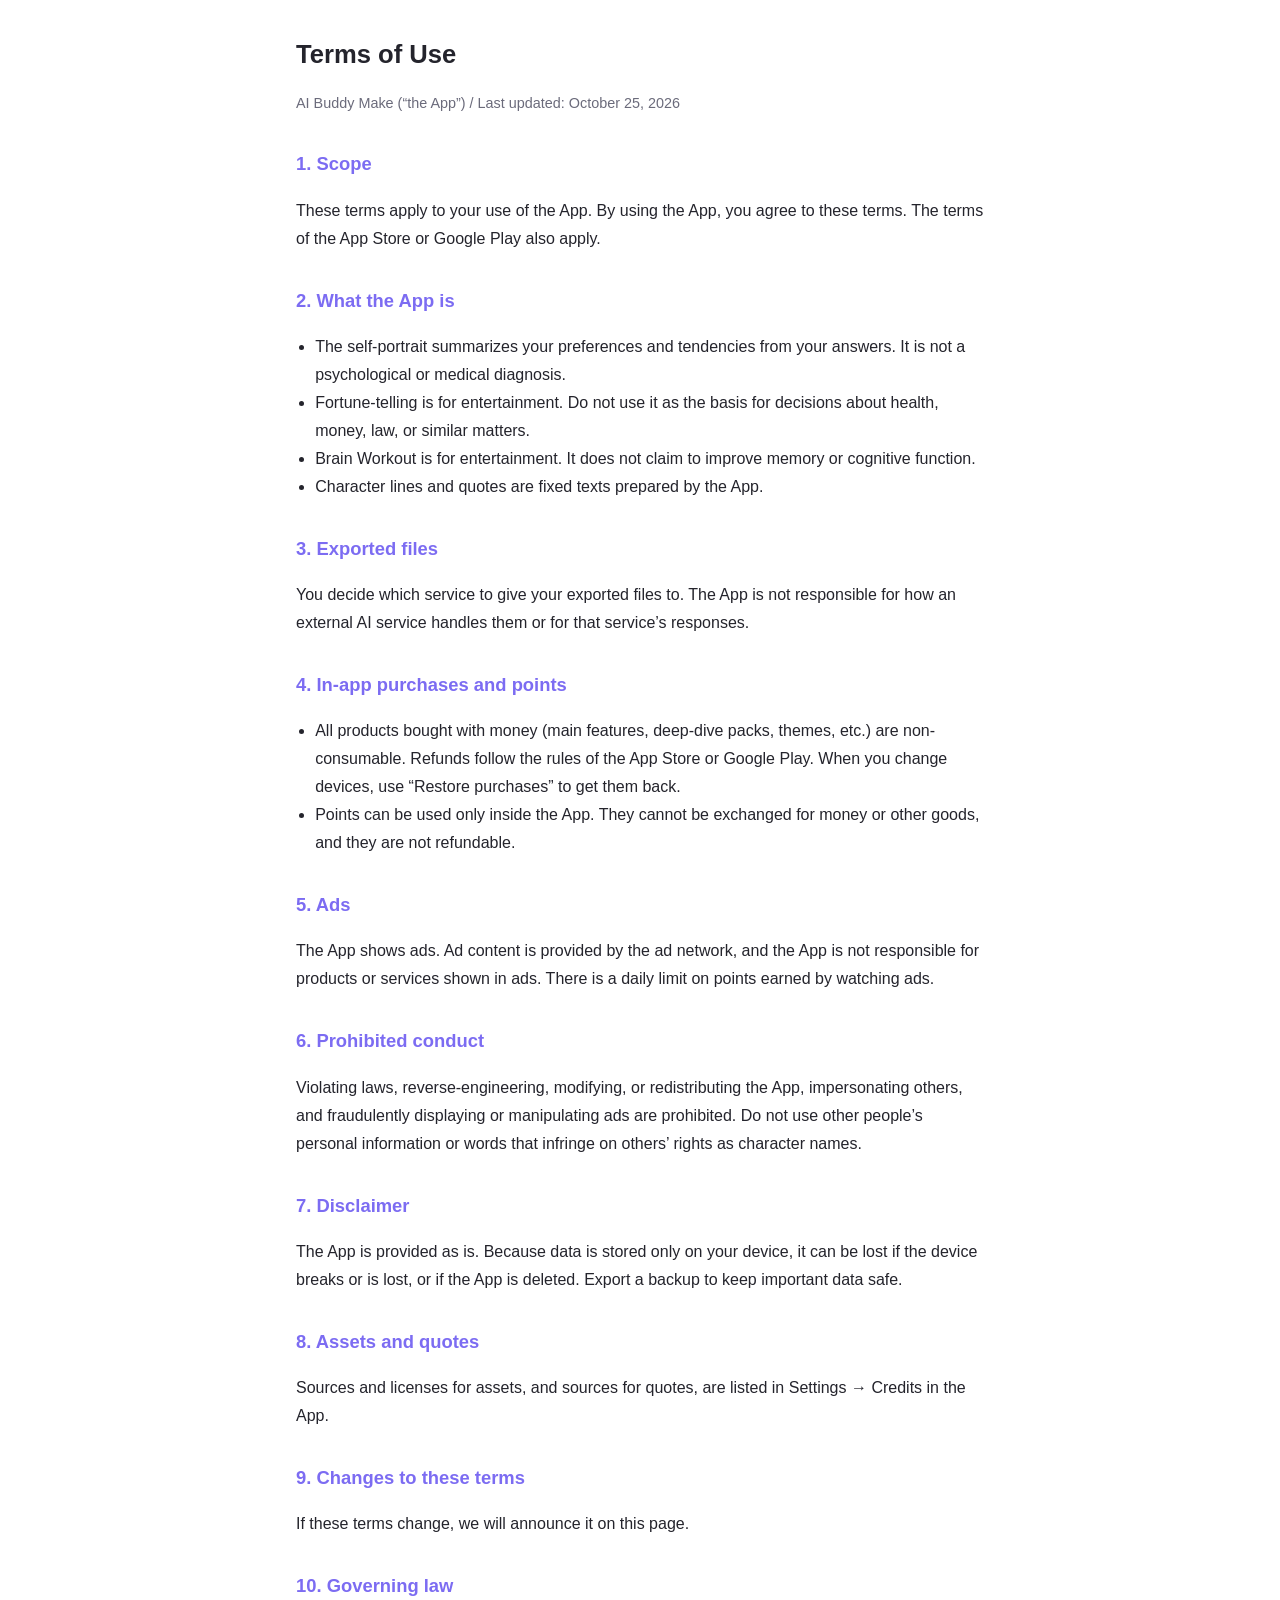
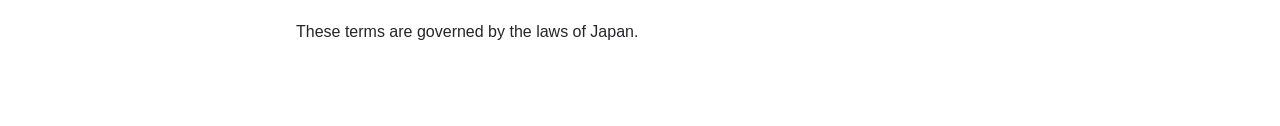
<file: aibuddymake/terms-en.html>
<!doctype html>
<html lang="en"><head><meta charset="utf-8"><meta name="viewport" content="width=device-width, initial-scale=1">
<title>Terms of Use — AI Buddy Make</title><link rel="stylesheet" href="style.css"></head>
<body><main>
<h1>Terms of Use</h1>
<p class="meta">AI Buddy Make (“the App”) / Last updated: October 25, 2026</p>

<h2>1. Scope</h2>
<p>These terms apply to your use of the App. By using the App, you agree to these terms. The terms of the App Store or Google Play also apply.</p>

<h2>2. What the App is</h2>
<ul>
<li>The self-portrait summarizes your preferences and tendencies from your answers. It is not a psychological or medical diagnosis.</li>
<li>Fortune-telling is for entertainment. Do not use it as the basis for decisions about health, money, law, or similar matters.</li>
<li>Brain Workout is for entertainment. It does not claim to improve memory or cognitive function.</li>
<li>Character lines and quotes are fixed texts prepared by the App.</li>
</ul>

<h2>3. Exported files</h2>
<p>You decide which service to give your exported files to. The App is not responsible for how an external AI service handles them or for that service’s responses.</p>

<h2>4. In-app purchases and points</h2>
<ul>
<li>All products bought with money (main features, deep-dive packs, themes, etc.) are non-consumable. Refunds follow the rules of the App Store or Google Play. When you change devices, use “Restore purchases” to get them back.</li>
<li>Points can be used only inside the App. They cannot be exchanged for money or other goods, and they are not refundable.</li>
</ul>

<h2>5. Ads</h2>
<p>The App shows ads. Ad content is provided by the ad network, and the App is not responsible for products or services shown in ads. There is a daily limit on points earned by watching ads.</p>

<h2>6. Prohibited conduct</h2>
<p>Violating laws, reverse-engineering, modifying, or redistributing the App, impersonating others, and fraudulently displaying or manipulating ads are prohibited. Do not use other people’s personal information or words that infringe on others’ rights as character names.</p>

<h2>7. Disclaimer</h2>
<p>The App is provided as is. Because data is stored only on your device, it can be lost if the device breaks or is lost, or if the App is deleted. Export a backup to keep important data safe.</p>

<h2>8. Assets and quotes</h2>
<p>Sources and licenses for assets, and sources for quotes, are listed in Settings → Credits in the App.</p>

<h2>9. Changes to these terms</h2>
<p>If these terms change, we will announce it on this page.</p>

<h2>10. Governing law</h2>
<p>These terms are governed by the laws of Japan.</p>
</main></body></html>
</file>
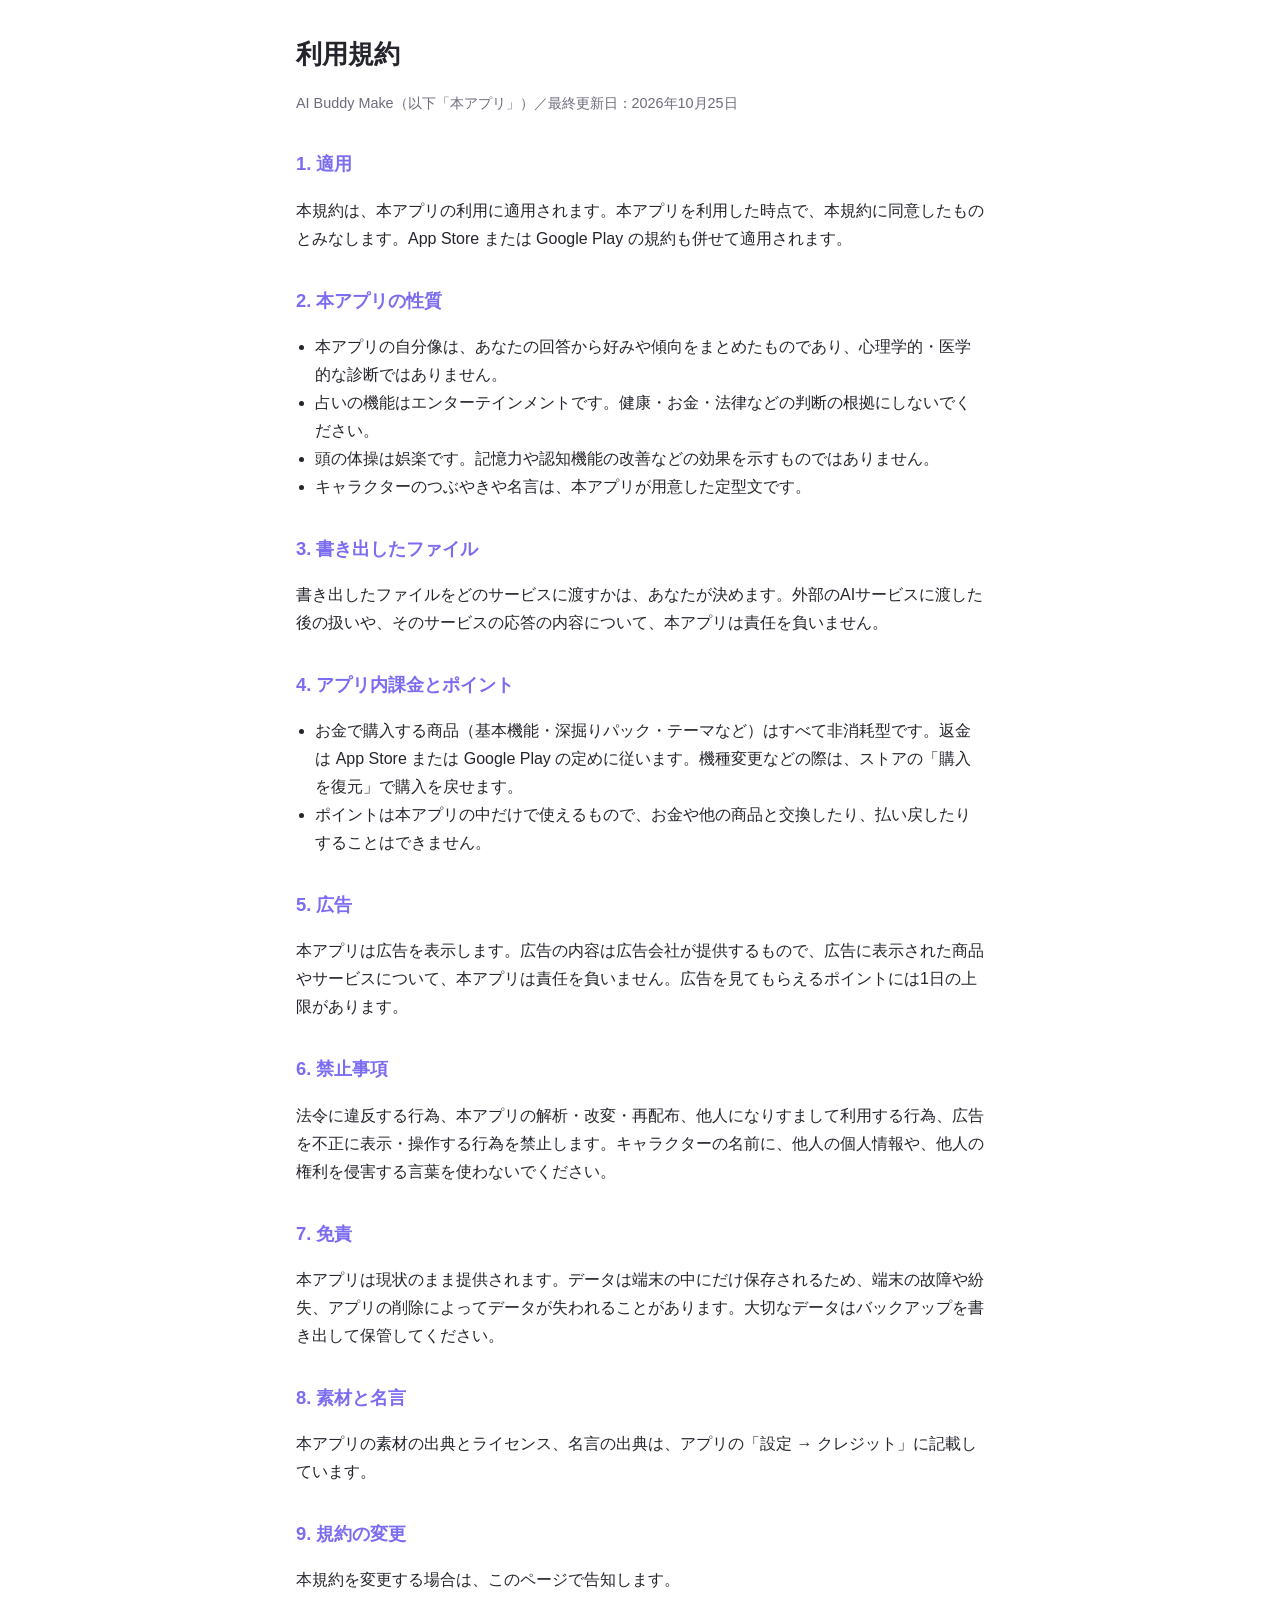
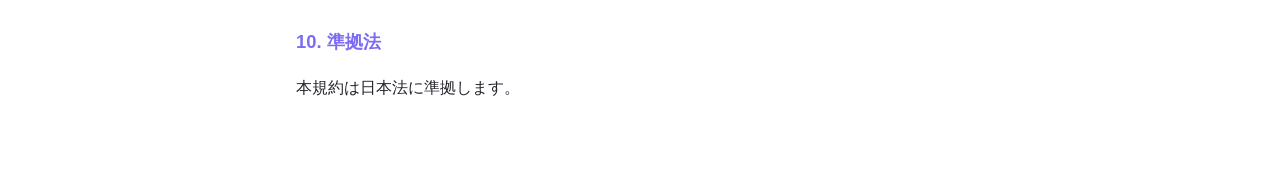
<file: aibuddymake/terms-ja.html>
<!doctype html>
<html lang="ja"><head><meta charset="utf-8"><meta name="viewport" content="width=device-width, initial-scale=1">
<title>利用規約 — AI Buddy Make</title><link rel="stylesheet" href="style.css"></head>
<body><main>
<h1>利用規約</h1>
<p class="meta">AI Buddy Make（以下「本アプリ」）／最終更新日：2026年10月25日</p>

<h2>1. 適用</h2>
<p>本規約は、本アプリの利用に適用されます。本アプリを利用した時点で、本規約に同意したものとみなします。App Store または Google Play の規約も併せて適用されます。</p>

<h2>2. 本アプリの性質</h2>
<ul>
<li>本アプリの自分像は、あなたの回答から好みや傾向をまとめたものであり、心理学的・医学的な診断ではありません。</li>
<li>占いの機能はエンターテインメントです。健康・お金・法律などの判断の根拠にしないでください。</li>
<li>頭の体操は娯楽です。記憶力や認知機能の改善などの効果を示すものではありません。</li>
<li>キャラクターのつぶやきや名言は、本アプリが用意した定型文です。</li>
</ul>

<h2>3. 書き出したファイル</h2>
<p>書き出したファイルをどのサービスに渡すかは、あなたが決めます。外部のAIサービスに渡した後の扱いや、そのサービスの応答の内容について、本アプリは責任を負いません。</p>

<h2>4. アプリ内課金とポイント</h2>
<ul>
<li>お金で購入する商品（基本機能・深掘りパック・テーマなど）はすべて非消耗型です。返金は App Store または Google Play の定めに従います。機種変更などの際は、ストアの「購入を復元」で購入を戻せます。</li>
<li>ポイントは本アプリの中だけで使えるもので、お金や他の商品と交換したり、払い戻したりすることはできません。</li>
</ul>

<h2>5. 広告</h2>
<p>本アプリは広告を表示します。広告の内容は広告会社が提供するもので、広告に表示された商品やサービスについて、本アプリは責任を負いません。広告を見てもらえるポイントには1日の上限があります。</p>

<h2>6. 禁止事項</h2>
<p>法令に違反する行為、本アプリの解析・改変・再配布、他人になりすまして利用する行為、広告を不正に表示・操作する行為を禁止します。キャラクターの名前に、他人の個人情報や、他人の権利を侵害する言葉を使わないでください。</p>

<h2>7. 免責</h2>
<p>本アプリは現状のまま提供されます。データは端末の中にだけ保存されるため、端末の故障や紛失、アプリの削除によってデータが失われることがあります。大切なデータはバックアップを書き出して保管してください。</p>

<h2>8. 素材と名言</h2>
<p>本アプリの素材の出典とライセンス、名言の出典は、アプリの「設定 → クレジット」に記載しています。</p>

<h2>9. 規約の変更</h2>
<p>本規約を変更する場合は、このページで告知します。</p>

<h2>10. 準拠法</h2>
<p>本規約は日本法に準拠します。</p>
</main></body></html>
</file>
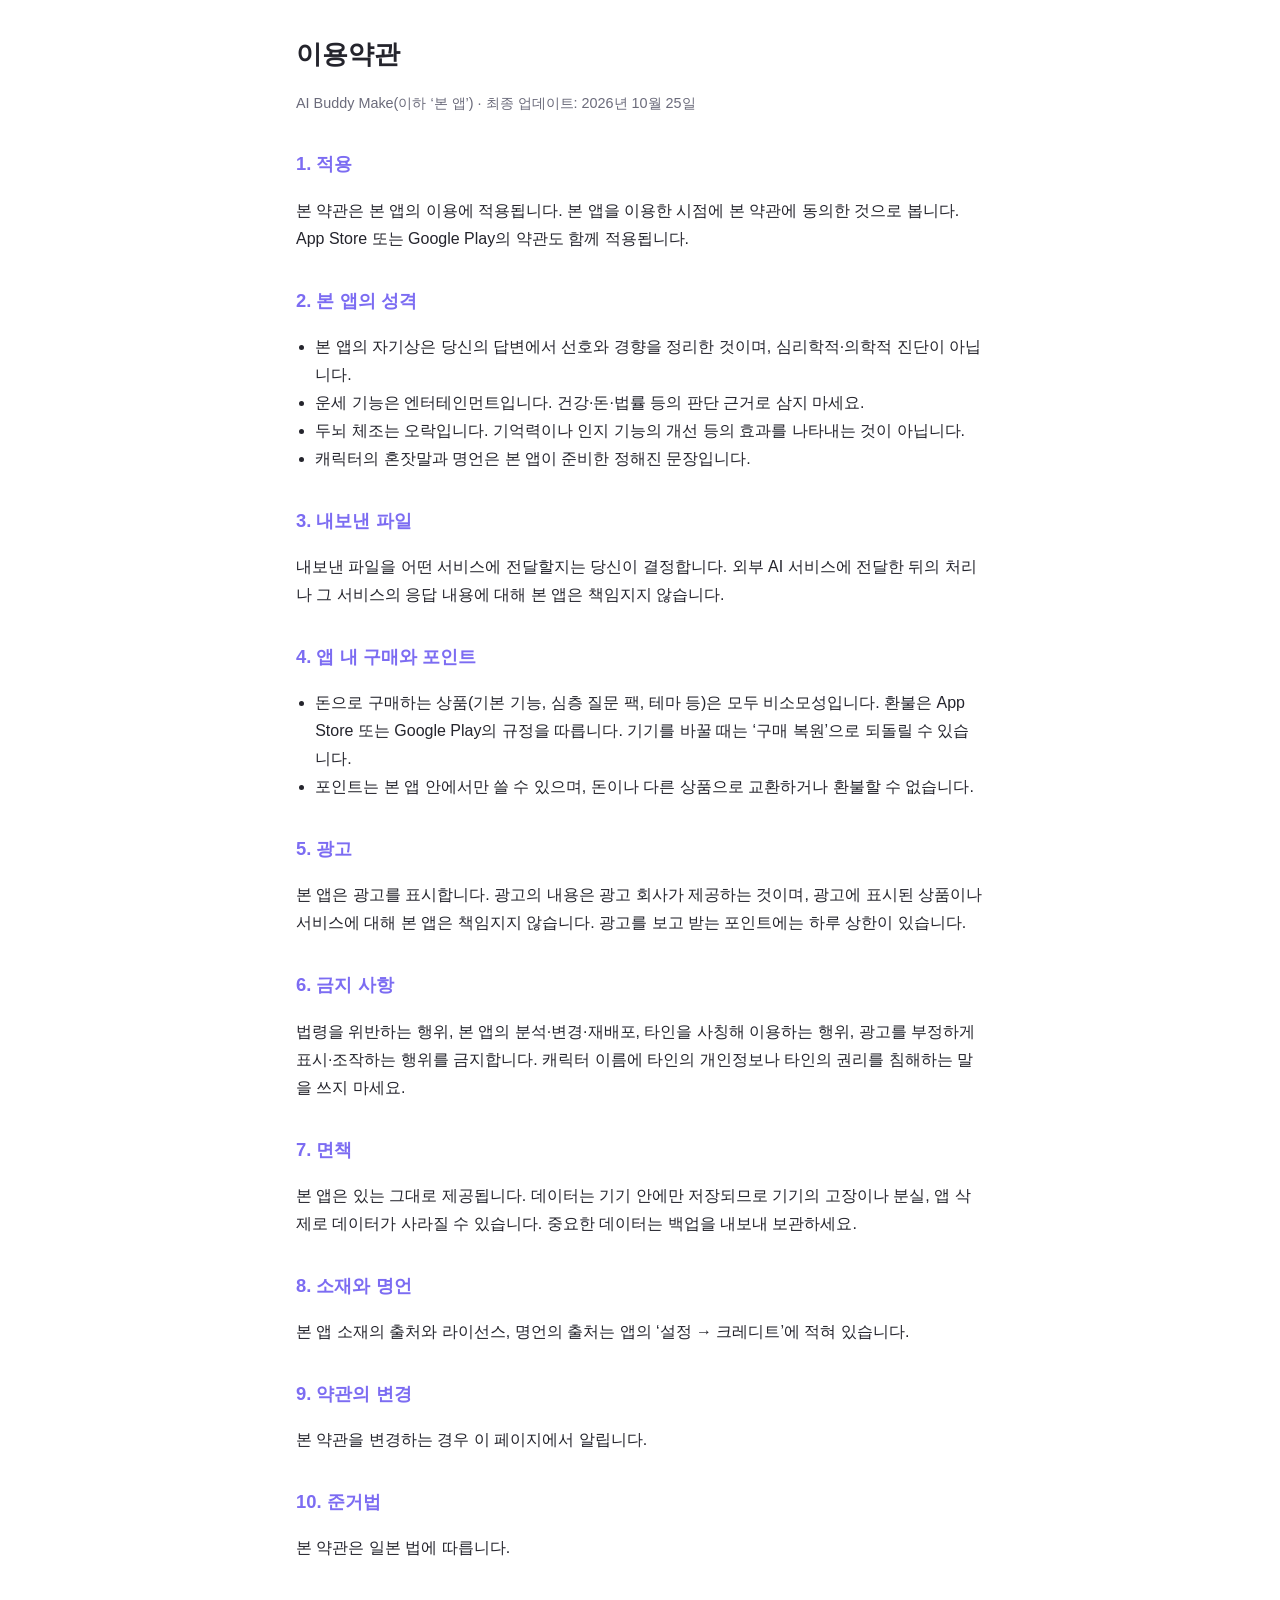
<file: aibuddymake/terms-ko.html>
<!doctype html>
<html lang="ko"><head><meta charset="utf-8"><meta name="viewport" content="width=device-width, initial-scale=1">
<title>이용약관 — AI Buddy Make</title><link rel="stylesheet" href="style.css"></head>
<body><main>
<h1>이용약관</h1>
<p class="meta">AI Buddy Make(이하 ‘본 앱’) · 최종 업데이트: 2026년 10월 25일</p>

<h2>1. 적용</h2>
<p>본 약관은 본 앱의 이용에 적용됩니다. 본 앱을 이용한 시점에 본 약관에 동의한 것으로 봅니다. App Store 또는 Google Play의 약관도 함께 적용됩니다.</p>

<h2>2. 본 앱의 성격</h2>
<ul>
<li>본 앱의 자기상은 당신의 답변에서 선호와 경향을 정리한 것이며, 심리학적·의학적 진단이 아닙니다.</li>
<li>운세 기능은 엔터테인먼트입니다. 건강·돈·법률 등의 판단 근거로 삼지 마세요.</li>
<li>두뇌 체조는 오락입니다. 기억력이나 인지 기능의 개선 등의 효과를 나타내는 것이 아닙니다.</li>
<li>캐릭터의 혼잣말과 명언은 본 앱이 준비한 정해진 문장입니다.</li>
</ul>

<h2>3. 내보낸 파일</h2>
<p>내보낸 파일을 어떤 서비스에 전달할지는 당신이 결정합니다. 외부 AI 서비스에 전달한 뒤의 처리나 그 서비스의 응답 내용에 대해 본 앱은 책임지지 않습니다.</p>

<h2>4. 앱 내 구매와 포인트</h2>
<ul>
<li>돈으로 구매하는 상품(기본 기능, 심층 질문 팩, 테마 등)은 모두 비소모성입니다. 환불은 App Store 또는 Google Play의 규정을 따릅니다. 기기를 바꿀 때는 ‘구매 복원’으로 되돌릴 수 있습니다.</li>
<li>포인트는 본 앱 안에서만 쓸 수 있으며, 돈이나 다른 상품으로 교환하거나 환불할 수 없습니다.</li>
</ul>

<h2>5. 광고</h2>
<p>본 앱은 광고를 표시합니다. 광고의 내용은 광고 회사가 제공하는 것이며, 광고에 표시된 상품이나 서비스에 대해 본 앱은 책임지지 않습니다. 광고를 보고 받는 포인트에는 하루 상한이 있습니다.</p>

<h2>6. 금지 사항</h2>
<p>법령을 위반하는 행위, 본 앱의 분석·변경·재배포, 타인을 사칭해 이용하는 행위, 광고를 부정하게 표시·조작하는 행위를 금지합니다. 캐릭터 이름에 타인의 개인정보나 타인의 권리를 침해하는 말을 쓰지 마세요.</p>

<h2>7. 면책</h2>
<p>본 앱은 있는 그대로 제공됩니다. 데이터는 기기 안에만 저장되므로 기기의 고장이나 분실, 앱 삭제로 데이터가 사라질 수 있습니다. 중요한 데이터는 백업을 내보내 보관하세요.</p>

<h2>8. 소재와 명언</h2>
<p>본 앱 소재의 출처와 라이선스, 명언의 출처는 앱의 ‘설정 → 크레디트’에 적혀 있습니다.</p>

<h2>9. 약관의 변경</h2>
<p>본 약관을 변경하는 경우 이 페이지에서 알립니다.</p>

<h2>10. 준거법</h2>
<p>본 약관은 일본 법에 따릅니다.</p>
</main></body></html>
</file>
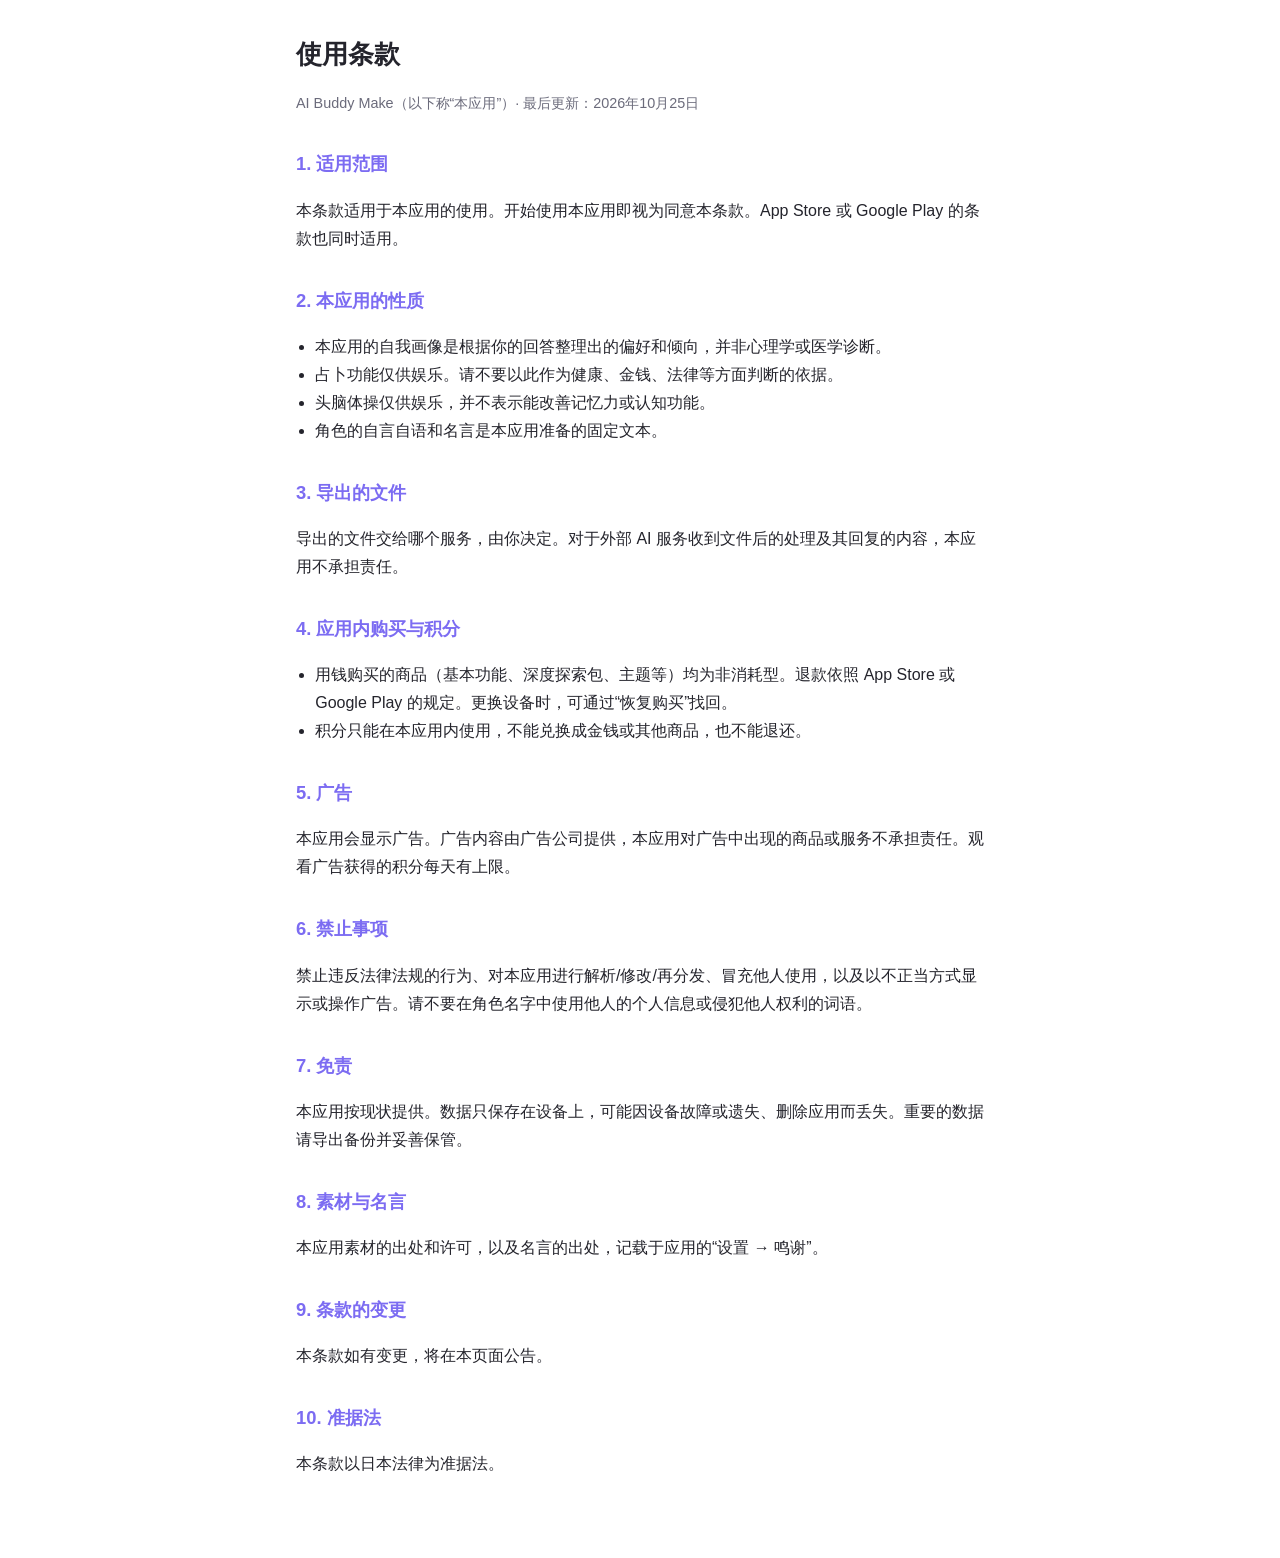
<file: aibuddymake/terms-zh-Hans.html>
<!doctype html>
<html lang="zh-Hans"><head><meta charset="utf-8"><meta name="viewport" content="width=device-width, initial-scale=1">
<title>使用条款 — AI Buddy Make</title><link rel="stylesheet" href="style.css"></head>
<body><main>
<h1>使用条款</h1>
<p class="meta">AI Buddy Make（以下称“本应用”）· 最后更新：2026年10月25日</p>

<h2>1. 适用范围</h2>
<p>本条款适用于本应用的使用。开始使用本应用即视为同意本条款。App Store 或 Google Play 的条款也同时适用。</p>

<h2>2. 本应用的性质</h2>
<ul>
<li>本应用的自我画像是根据你的回答整理出的偏好和倾向，并非心理学或医学诊断。</li>
<li>占卜功能仅供娱乐。请不要以此作为健康、金钱、法律等方面判断的依据。</li>
<li>头脑体操仅供娱乐，并不表示能改善记忆力或认知功能。</li>
<li>角色的自言自语和名言是本应用准备的固定文本。</li>
</ul>

<h2>3. 导出的文件</h2>
<p>导出的文件交给哪个服务，由你决定。对于外部 AI 服务收到文件后的处理及其回复的内容，本应用不承担责任。</p>

<h2>4. 应用内购买与积分</h2>
<ul>
<li>用钱购买的商品（基本功能、深度探索包、主题等）均为非消耗型。退款依照 App Store 或 Google Play 的规定。更换设备时，可通过“恢复购买”找回。</li>
<li>积分只能在本应用内使用，不能兑换成金钱或其他商品，也不能退还。</li>
</ul>

<h2>5. 广告</h2>
<p>本应用会显示广告。广告内容由广告公司提供，本应用对广告中出现的商品或服务不承担责任。观看广告获得的积分每天有上限。</p>

<h2>6. 禁止事项</h2>
<p>禁止违反法律法规的行为、对本应用进行解析/修改/再分发、冒充他人使用，以及以不正当方式显示或操作广告。请不要在角色名字中使用他人的个人信息或侵犯他人权利的词语。</p>

<h2>7. 免责</h2>
<p>本应用按现状提供。数据只保存在设备上，可能因设备故障或遗失、删除应用而丢失。重要的数据请导出备份并妥善保管。</p>

<h2>8. 素材与名言</h2>
<p>本应用素材的出处和许可，以及名言的出处，记载于应用的“设置 → 鸣谢”。</p>

<h2>9. 条款的变更</h2>
<p>本条款如有变更，将在本页面公告。</p>

<h2>10. 准据法</h2>
<p>本条款以日本法律为准据法。</p>
</main></body></html>
</file>
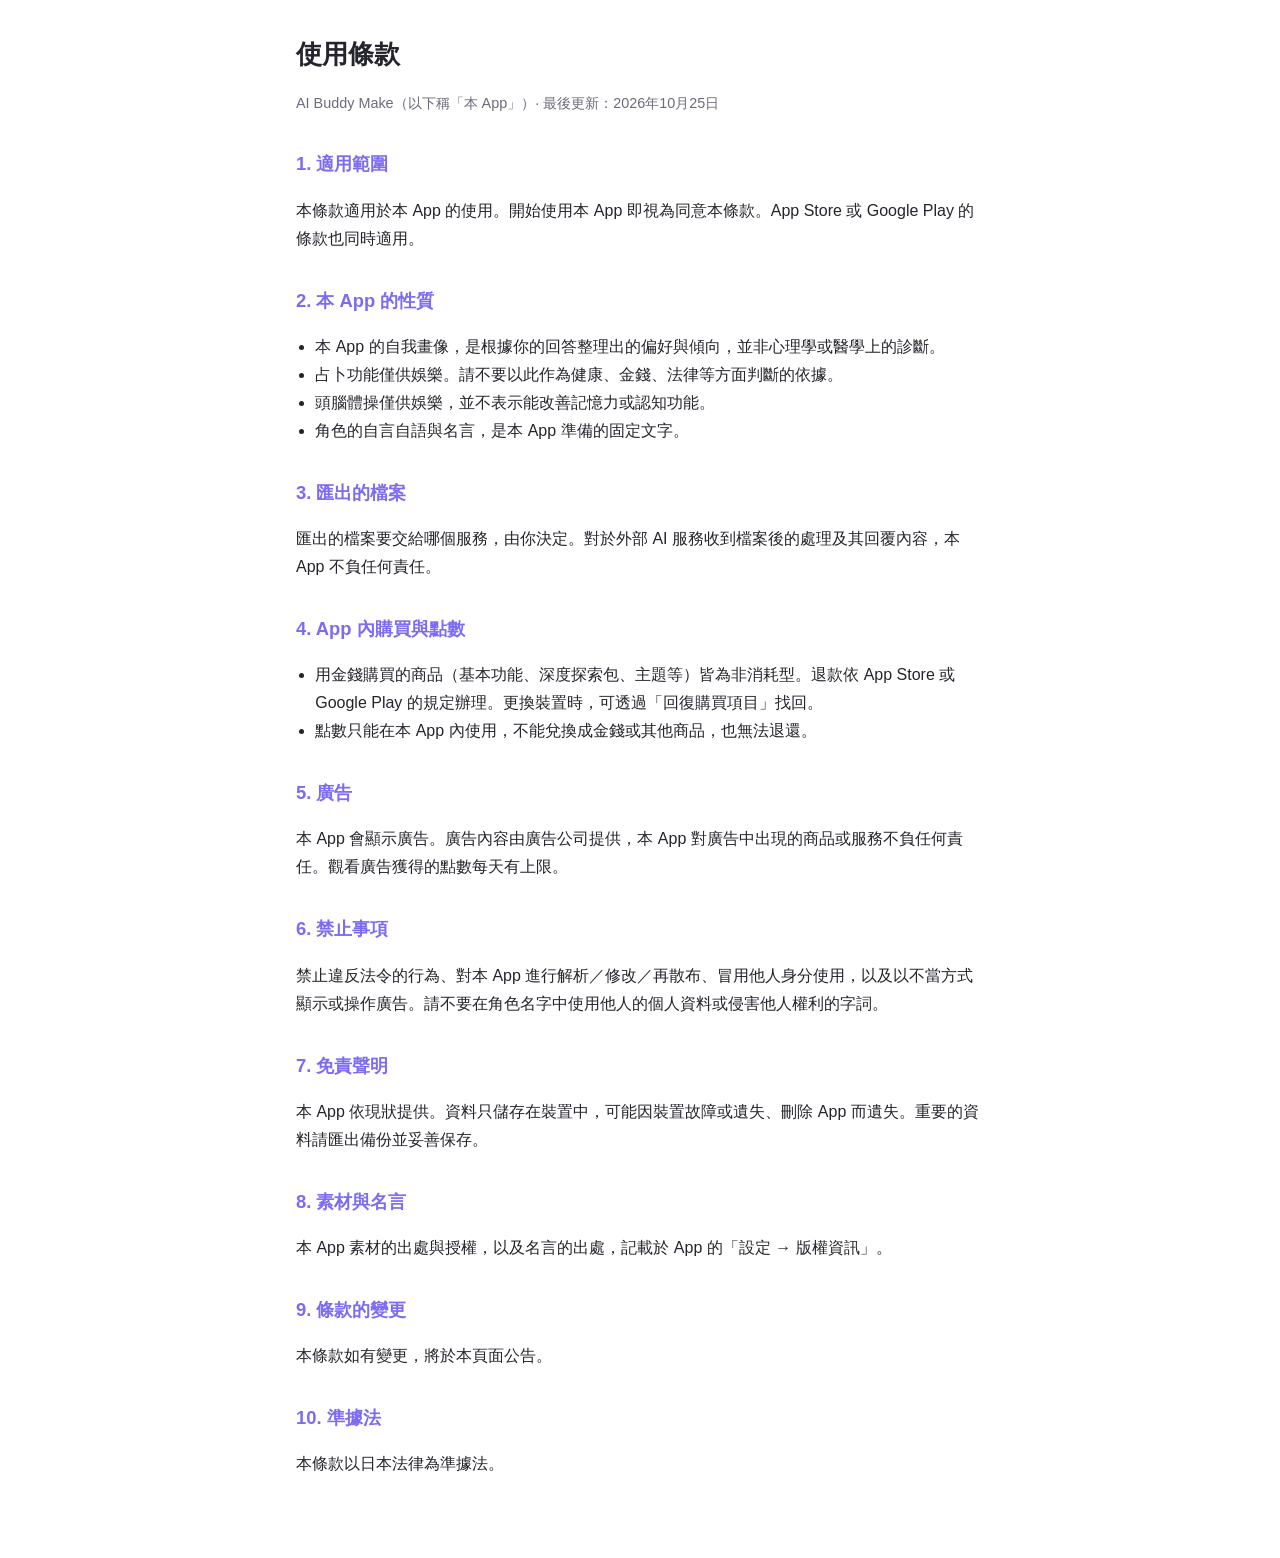
<file: aibuddymake/terms-zh-Hant.html>
<!doctype html>
<html lang="zh-Hant-TW"><head><meta charset="utf-8"><meta name="viewport" content="width=device-width, initial-scale=1">
<title>使用條款 — AI Buddy Make</title><link rel="stylesheet" href="style.css"></head>
<body><main>
<h1>使用條款</h1>
<p class="meta">AI Buddy Make（以下稱「本 App」）· 最後更新：2026年10月25日</p>

<h2>1. 適用範圍</h2>
<p>本條款適用於本 App 的使用。開始使用本 App 即視為同意本條款。App Store 或 Google Play 的條款也同時適用。</p>

<h2>2. 本 App 的性質</h2>
<ul>
<li>本 App 的自我畫像，是根據你的回答整理出的偏好與傾向，並非心理學或醫學上的診斷。</li>
<li>占卜功能僅供娛樂。請不要以此作為健康、金錢、法律等方面判斷的依據。</li>
<li>頭腦體操僅供娛樂，並不表示能改善記憶力或認知功能。</li>
<li>角色的自言自語與名言，是本 App 準備的固定文字。</li>
</ul>

<h2>3. 匯出的檔案</h2>
<p>匯出的檔案要交給哪個服務，由你決定。對於外部 AI 服務收到檔案後的處理及其回覆內容，本 App 不負任何責任。</p>

<h2>4. App 內購買與點數</h2>
<ul>
<li>用金錢購買的商品（基本功能、深度探索包、主題等）皆為非消耗型。退款依 App Store 或 Google Play 的規定辦理。更換裝置時，可透過「回復購買項目」找回。</li>
<li>點數只能在本 App 內使用，不能兌換成金錢或其他商品，也無法退還。</li>
</ul>

<h2>5. 廣告</h2>
<p>本 App 會顯示廣告。廣告內容由廣告公司提供，本 App 對廣告中出現的商品或服務不負任何責任。觀看廣告獲得的點數每天有上限。</p>

<h2>6. 禁止事項</h2>
<p>禁止違反法令的行為、對本 App 進行解析／修改／再散布、冒用他人身分使用，以及以不當方式顯示或操作廣告。請不要在角色名字中使用他人的個人資料或侵害他人權利的字詞。</p>

<h2>7. 免責聲明</h2>
<p>本 App 依現狀提供。資料只儲存在裝置中，可能因裝置故障或遺失、刪除 App 而遺失。重要的資料請匯出備份並妥善保存。</p>

<h2>8. 素材與名言</h2>
<p>本 App 素材的出處與授權，以及名言的出處，記載於 App 的「設定 → 版權資訊」。</p>

<h2>9. 條款的變更</h2>
<p>本條款如有變更，將於本頁面公告。</p>

<h2>10. 準據法</h2>
<p>本條款以日本法律為準據法。</p>
</main></body></html>
</file>
<file: aibuddymake/style.css>
:root { --accent: #7C6CF2; --text: #24242c; --muted: #6b6b7b; --bg: #ffffff; --card: #f7f7fa; }
@media (prefers-color-scheme: dark) { :root { --text: #ececf2; --muted: #a7a7b6; --bg: #121216; --card: #1e1e24; --accent: #b3a8ff; } }
* { box-sizing: border-box; }
body { margin: 0; font-family: -apple-system, BlinkMacSystemFont, "Hiragino Sans", "Noto Sans JP", "PingFang SC", "PingFang TC", "Apple SD Gothic Neo", "Segoe UI", sans-serif; color: var(--text); background: var(--bg); line-height: 1.75; }
main { max-width: 720px; margin: 0 auto; padding: 32px 16px 64px; }
h1 { font-size: 1.6rem; margin: 0 0 4px; }
h2 { font-size: 1.15rem; margin: 32px 0 8px; color: var(--accent); }
.meta { color: var(--muted); font-size: .9rem; margin-bottom: 24px; }
.card { background: var(--card); border-radius: 16px; padding: 16px 20px; }
nav a { color: var(--accent); margin-right: 12px; text-decoration: none; }
ul { padding-left: 1.2em; }
h3 { font-size: 1rem; margin: 20px 0 6px; }
</file>
